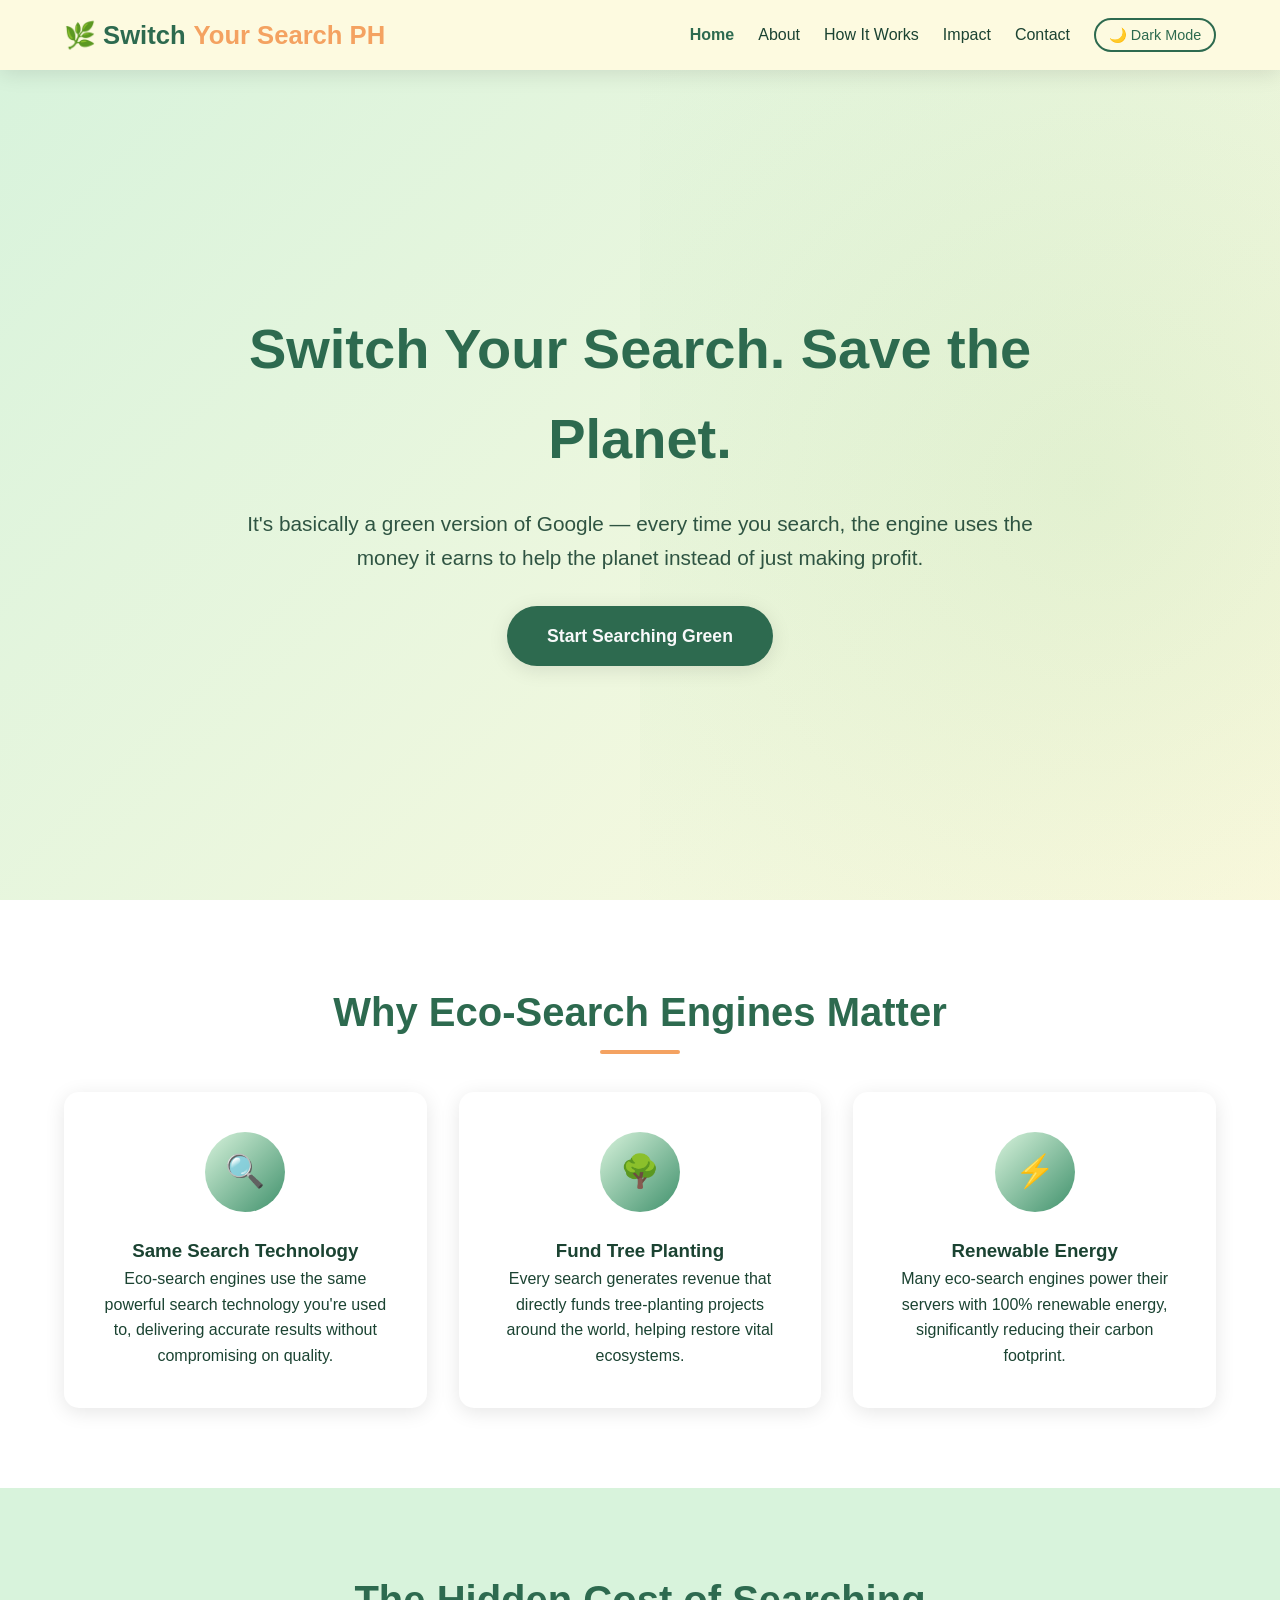
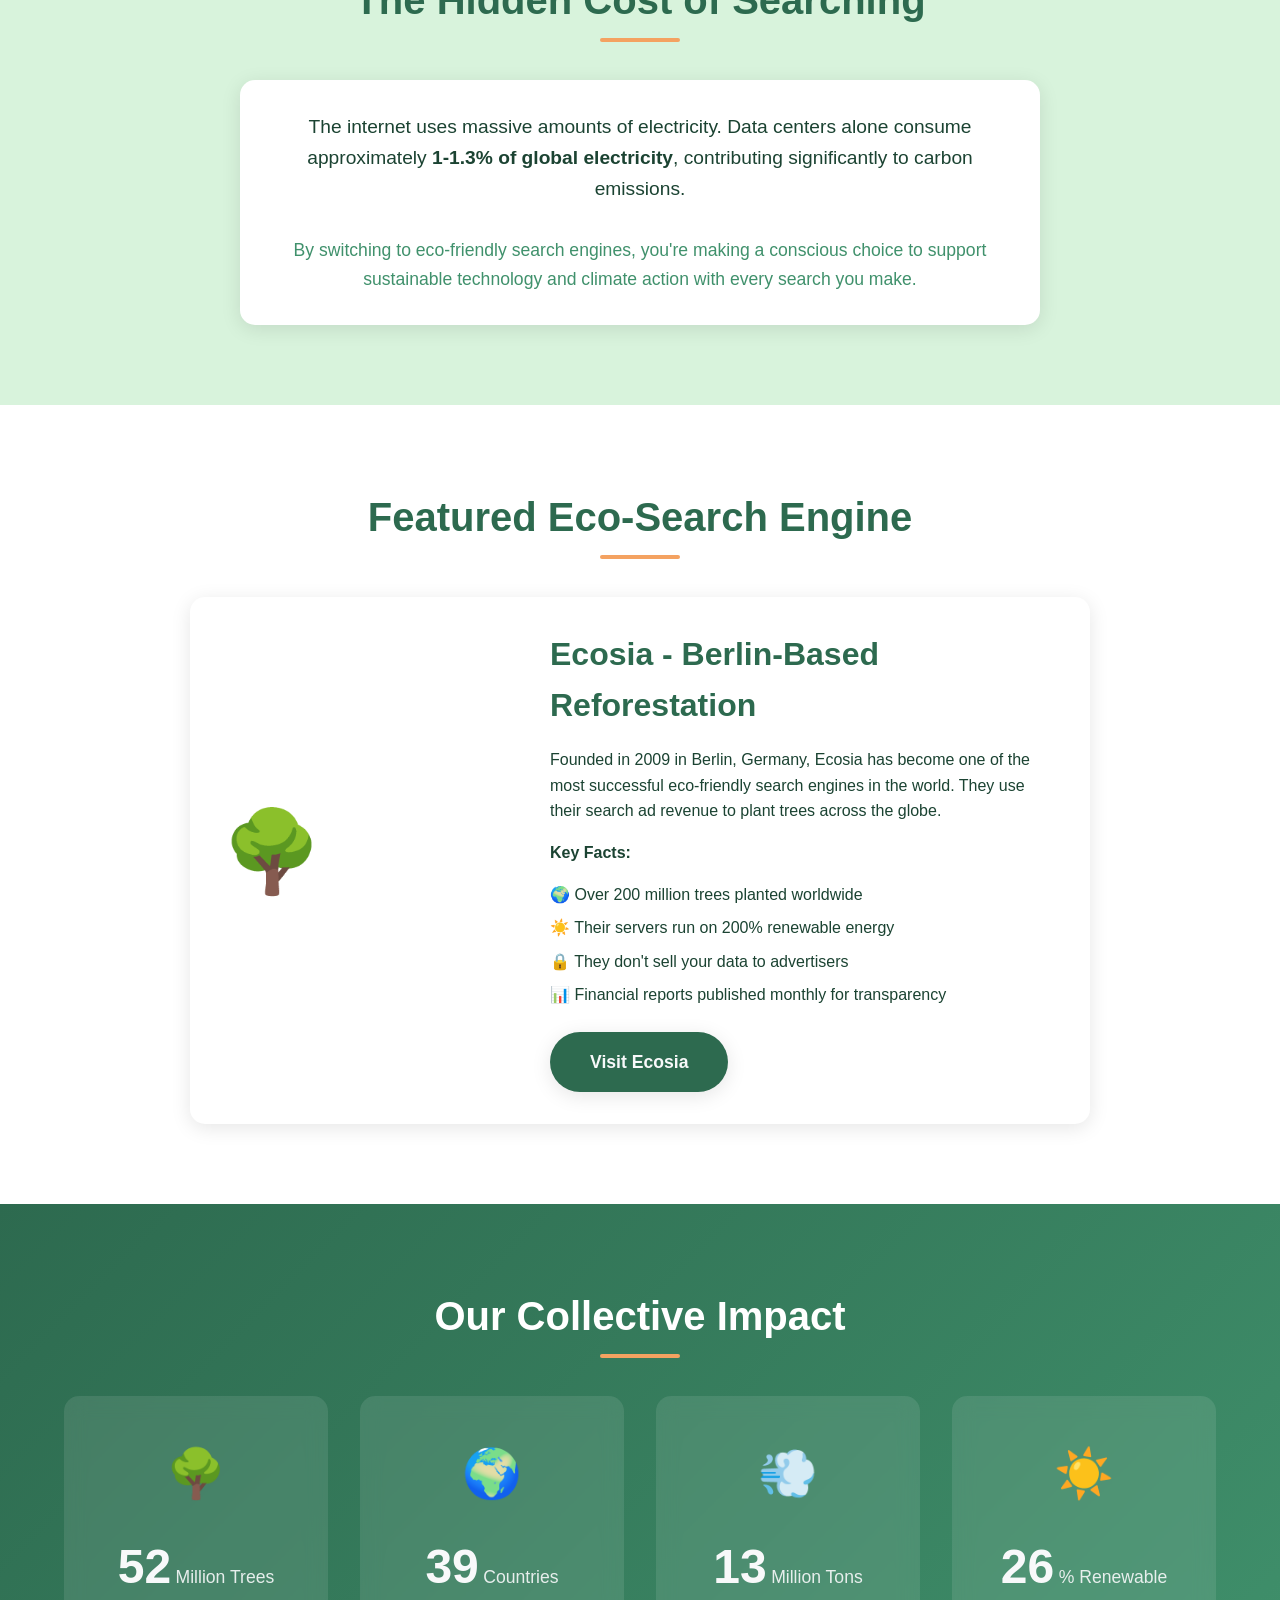
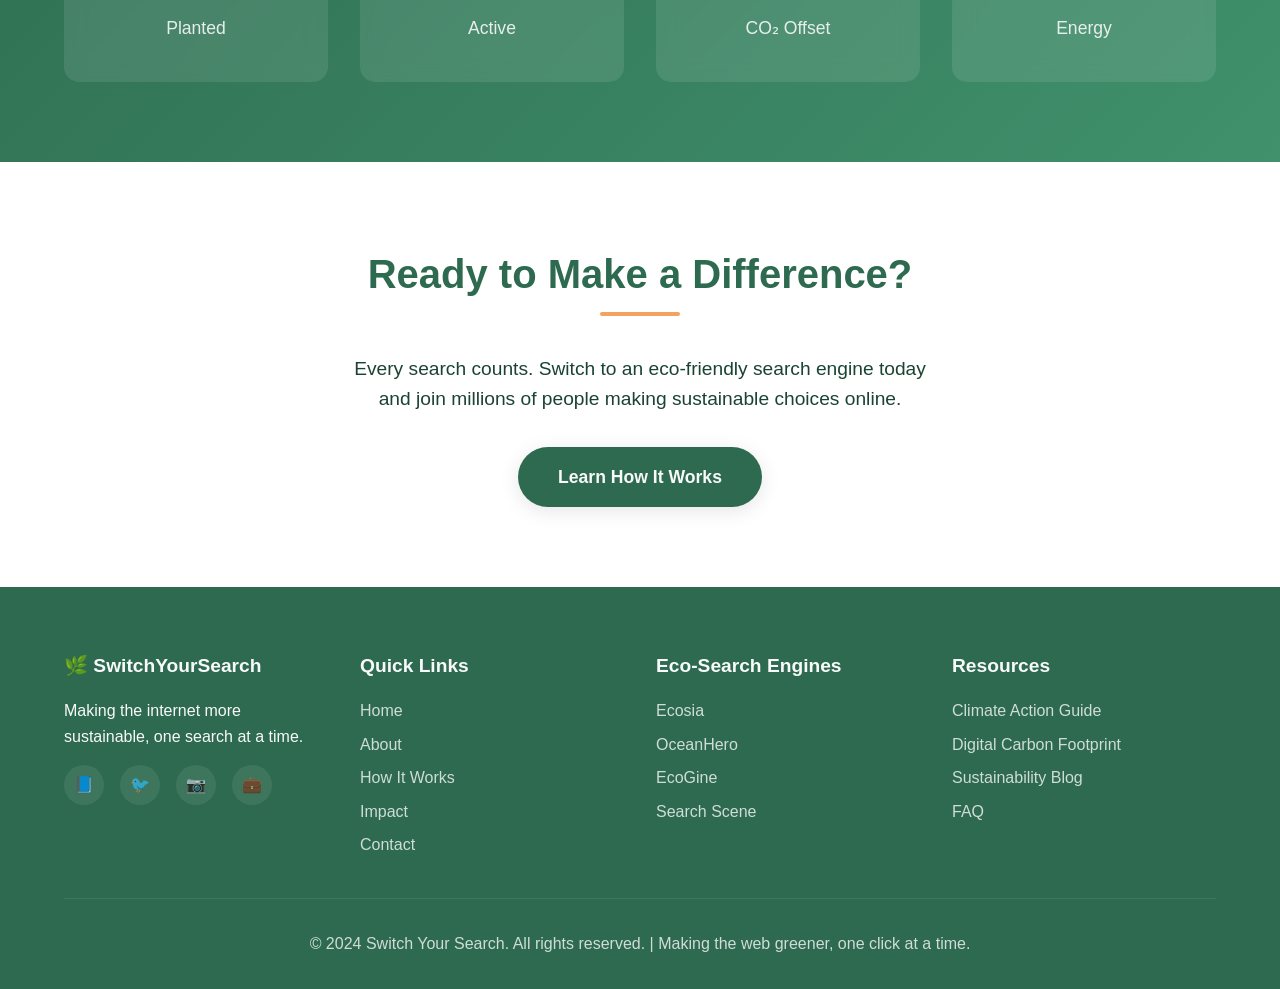
<file: index.html>
<!-- index.html -->
<!DOCTYPE html>
<html lang="en">
<head>
  <meta charset="UTF-8">
  <meta name="viewport" content="width=device-width, initial-scale=1.0">
  <title>Switch Your Search - Eco-Friendly Search Engines</title>
  <link rel="stylesheet" href="style.css">
</head>
<body>
  <!-- Navigation -->
  <nav class="navbar">
    <a href="index.html" class="logo">🌿 Switch<span>Your Search PH</span></a>
    <ul class="nav-links">
      <li><a href="index.html">Home</a></li>
      <li><a href="about.html">About</a></li>
      <li><a href="how-it-works.html">How It Works</a></li>
      <li><a href="impact.html">Impact</a></li>
      <li><a href="contact.html">Contact</a></li>
      <li><button class="dark-mode-toggle" onclick="toggleDarkMode()">🌙 Dark Mode</button></li>
    </ul>
    <div class="mobile-menu" onclick="toggleMobileMenu()">
      <span></span>
      <span></span>
      <span></span>
    </div>
  </nav>

  <!-- Hero Section -->
  <section class="hero">
    <div class="hero-content">
      <h1>Switch Your Search. Save the Planet.</h1>
      <p>It's basically a green version of Google — every time you search, the engine uses the money it earns to help the planet instead of just making profit.</p>
      <a href="#learn-more" class="btn-primary">Start Searching Green</a>
    </div>
  </section>

    <!-- How It Works Section -->
  <section id="learn-more" class="section">
    <h2 class="section-title">Why Eco-Search Engines Matter</h2>
    <div class="features-grid">
      <div class="feature-card fade-in">
        <div class="feature-icon">🔍</div>
        <h3>Same Search Technology</h3>
        <p>Eco-search engines use the same powerful search technology you're used to, delivering accurate results without compromising on quality.</p>
      </div>
      <div class="feature-card fade-in">
        <div class="feature-icon">🌳</div>
        <h3>Fund Tree Planting</h3>
        <p>Every search generates revenue that directly funds tree-planting projects around the world, helping restore vital ecosystems.</p>
      </div>
      <div class="feature-card fade-in">
        <div class="feature-icon">⚡</div>
        <h3>Renewable Energy</h3>
        <p>Many eco-search engines power their servers with 100% renewable energy, significantly reducing their carbon footprint.</p>
      </div>
    </div>
  </section>

  <!-- Internet Energy Impact Section -->
  <section class="section" style="background-color: var(--light-green);">
    <h2 class="section-title">The Hidden Cost of Searching</h2>
    <div class="card fade-in" style="max-width: 800px; margin: 0 auto; text-align: center;">
      <p style="font-size: 1.2rem; margin-bottom: 2rem;">The internet uses massive amounts of electricity. Data centers alone consume approximately <strong>1-1.3% of global electricity</strong>, contributing significantly to carbon emissions.</p>
      <p style="font-size: 1.1rem; color: var(--secondary-green);">By switching to eco-friendly search engines, you're making a conscious choice to support sustainable technology and climate action with every search you make.</p>
    </div>
  </section>

  <!-- Spotlight Section -->
  <section class="section">
    <h2 class="section-title">Featured Eco-Search Engine</h2>
    <div class="card fade-in" style="max-width: 900px; margin: 0 auto; display: flex; align-items: center; gap: 3rem; flex-wrap: wrap;">
      <div style="flex: 1; min-width: 280px;">
        <div style="font-size: 5rem; margin-bottom: 1rem;">🌳</div>
      </div>
      <div style="flex: 2; min-width: 280px;">
        <h3 style="font-size: 2rem; color: var(--primary-green); margin-bottom: 1rem;">Ecosia - Berlin-Based Reforestation</h3>
        <p style="margin-bottom: 1rem;">Founded in 2009 in Berlin, Germany, Ecosia has become one of the most successful eco-friendly search engines in the world. They use their search ad revenue to plant trees across the globe.</p>
        <p style="margin-bottom: 1rem;"><strong>Key Facts:</strong></p>
        <ul style="list-style: none; margin-bottom: 1.5rem;">
          <li style="margin-bottom: 0.5rem;">🌍 Over 200 million trees planted worldwide</li>
          <li style="margin-bottom: 0.5rem;">☀️ Their servers run on 200% renewable energy</li>
          <li style="margin-bottom: 0.5rem;">🔒 They don't sell your data to advertisers</li>
          <li style="margin-bottom: 0.5rem;">📊 Financial reports published monthly for transparency</li>
        </ul>
        <a href="https://www.ecosia.org" target="_blank" class="btn-primary">Visit Ecosia</a>
      </div>
    </div>
  </section>

  <!-- Statistics Section -->
  <section class="section stats-section">
    <h2 class="section-title" style="color: white;">Our Collective Impact</h2>
    <div class="stats-grid">
      <div class="stat-card fade-in">
        <div class="stat-icon">🌳</div>
        <span class="stat-number" data-target="200">0</span>
        <span class="stat-label">Million Trees Planted</span>
      </div>
      <div class="stat-card fade-in">
        <div class="stat-icon">🌍</div>
        <span class="stat-number" data-target="150">0</span>
        <span class="stat-label">Countries Active</span>
      </div>
      <div class="stat-card fade-in">
        <div class="stat-icon">💨</div>
        <span class="stat-number" data-target="50">0</span>
        <span class="stat-label">Million Tons CO₂ Offset</span>
      </div>
      <div class="stat-card fade-in">
        <div class="stat-icon">☀️</div>
        <span class="stat-number" data-target="100">0</span>
        <span class="stat-label">% Renewable Energy</span>
      </div>
    </div>
  </section>

  <!-- CTA Section -->
  <section class="section" style="text-align: center;">
    <div class="fade-in">
      <h2 class="section-title">Ready to Make a Difference?</h2>
      <p style="font-size: 1.2rem; max-width: 600px; margin: 0 auto 2rem;">Every search counts. Switch to an eco-friendly search engine today and join millions of people making sustainable choices online.</p>
      <a href="how-it-works.html" class="btn-primary">Learn How It Works</a>
    </div>
  </section>

  <!-- Footer -->
  <footer>
    <div class="footer-content">
      <div class="footer-section">
        <h4>🌿 SwitchYourSearch</h4>
        <p>Making the internet more sustainable, one search at a time.</p>
        <div class="social-links">
          <a href="#" title="Facebook">📘</a>
          <a href="#" title="Twitter">🐦</a>
          <a href="#" title="Instagram">📷</a>
          <a href="#" title="LinkedIn">💼</a>
        </div>
      </div>
      <div class="footer-section">
        <h4>Quick Links</h4>
        <ul>
          <li><a href="index.html">Home</a></li>
          <li><a href="about.html">About</a></li>
          <li><a href="how-it-works.html">How It Works</a></li>
          <li><a href="impact.html">Impact</a></li>
          <li><a href="contact.html">Contact</a></li>
        </ul>
      </div>
      <div class="footer-section">
        <h4>Eco-Search Engines</h4>
        <ul>
          <li><a href="https://www.ecosia.org" target="_blank">Ecosia</a></li>
          <li><a href="https://www.oceanhero.org" target="_blank">OceanHero</a></li>
          <li><a href="https://www.ecogine.org" target="_blank">EcoGine</a></li>
          <li><a href="https://www.searchscene.com" target="_blank">Search Scene</a></li>
        </ul>
      </div>
      <div class="footer-section">
        <h4>Resources</h4>
        <ul>
          <li><a href="#">Climate Action Guide</a></li>
          <li><a href="#">Digital Carbon Footprint</a></li>
          <li><a href="#">Sustainability Blog</a></li>
          <li><a href="#">FAQ</a></li>
        </ul>
      </div>
    </div>
    <div class="footer-bottom">
      <p>&copy; 2024 Switch Your Search. All rights reserved. | Making the web greener, one click at a time.</p>
    </div>
  </footer>

  <script src="script.js"></script>
</body>
</html>
</file>
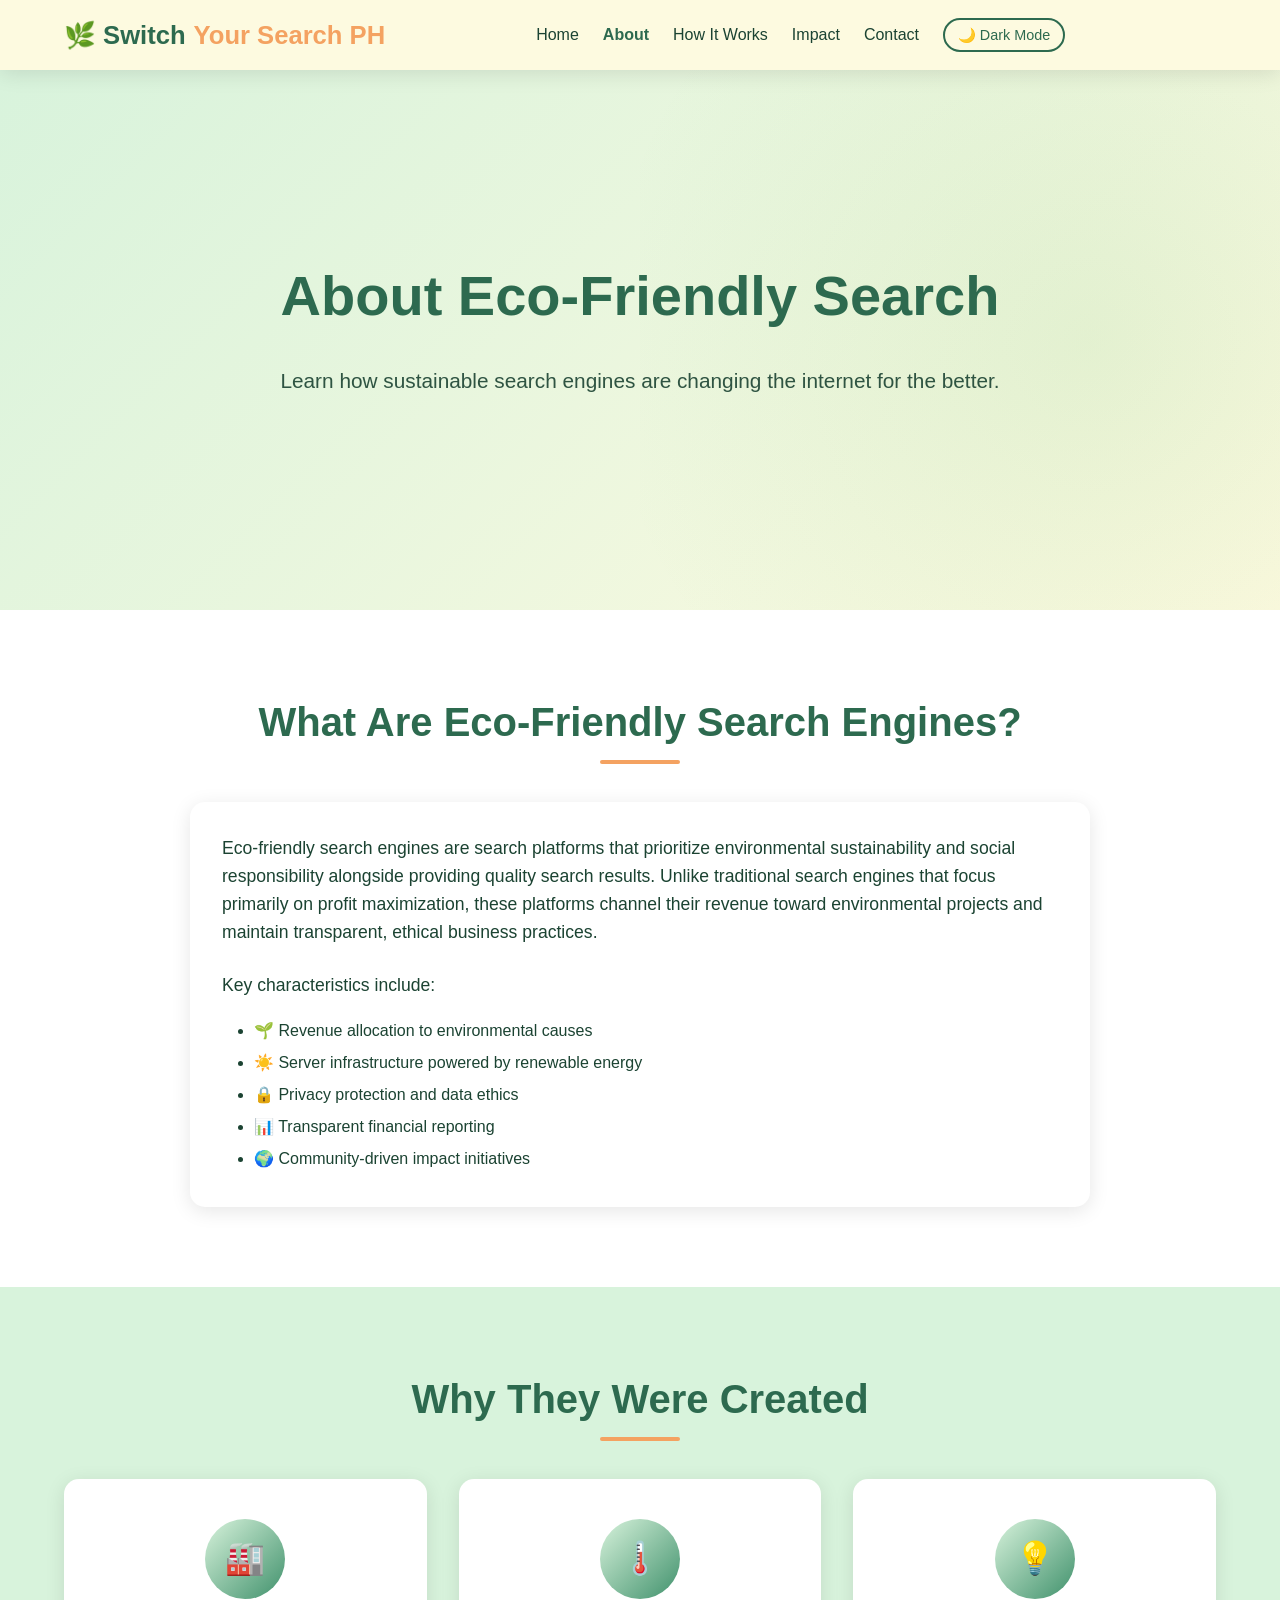
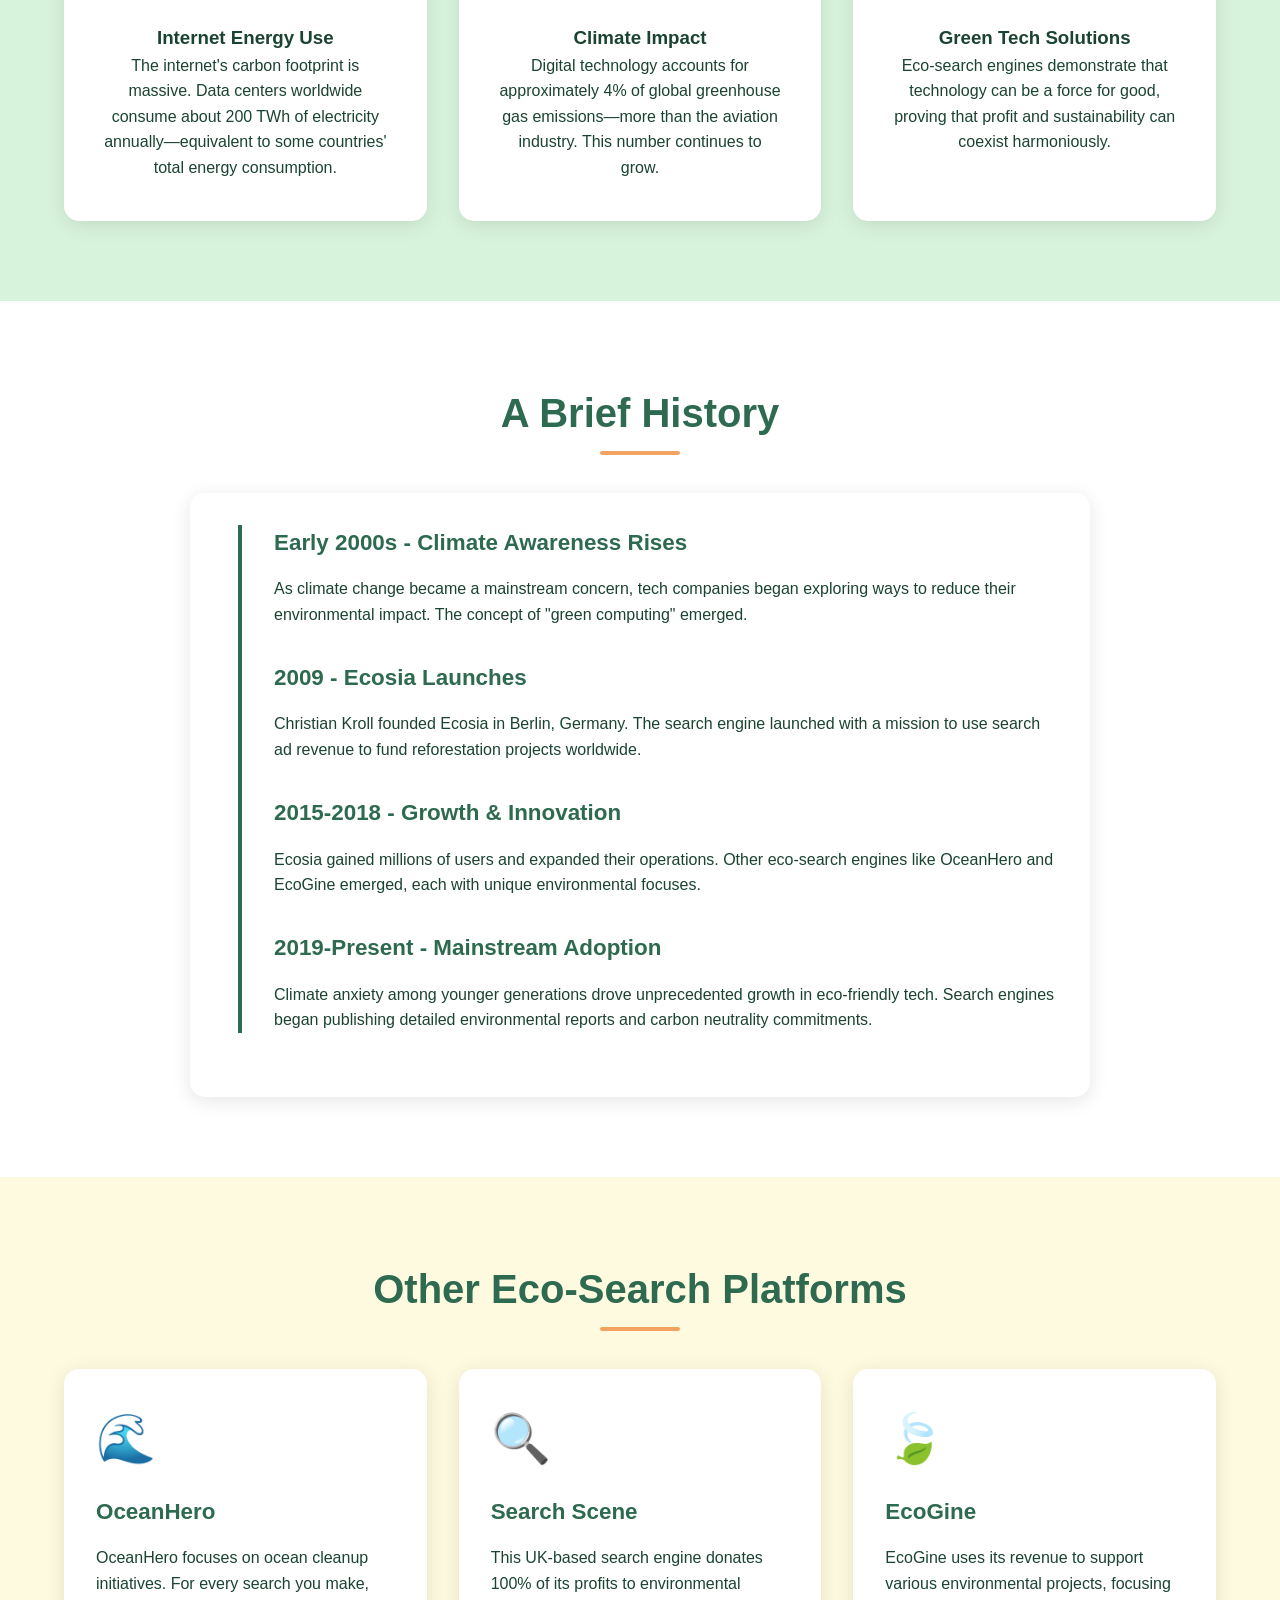
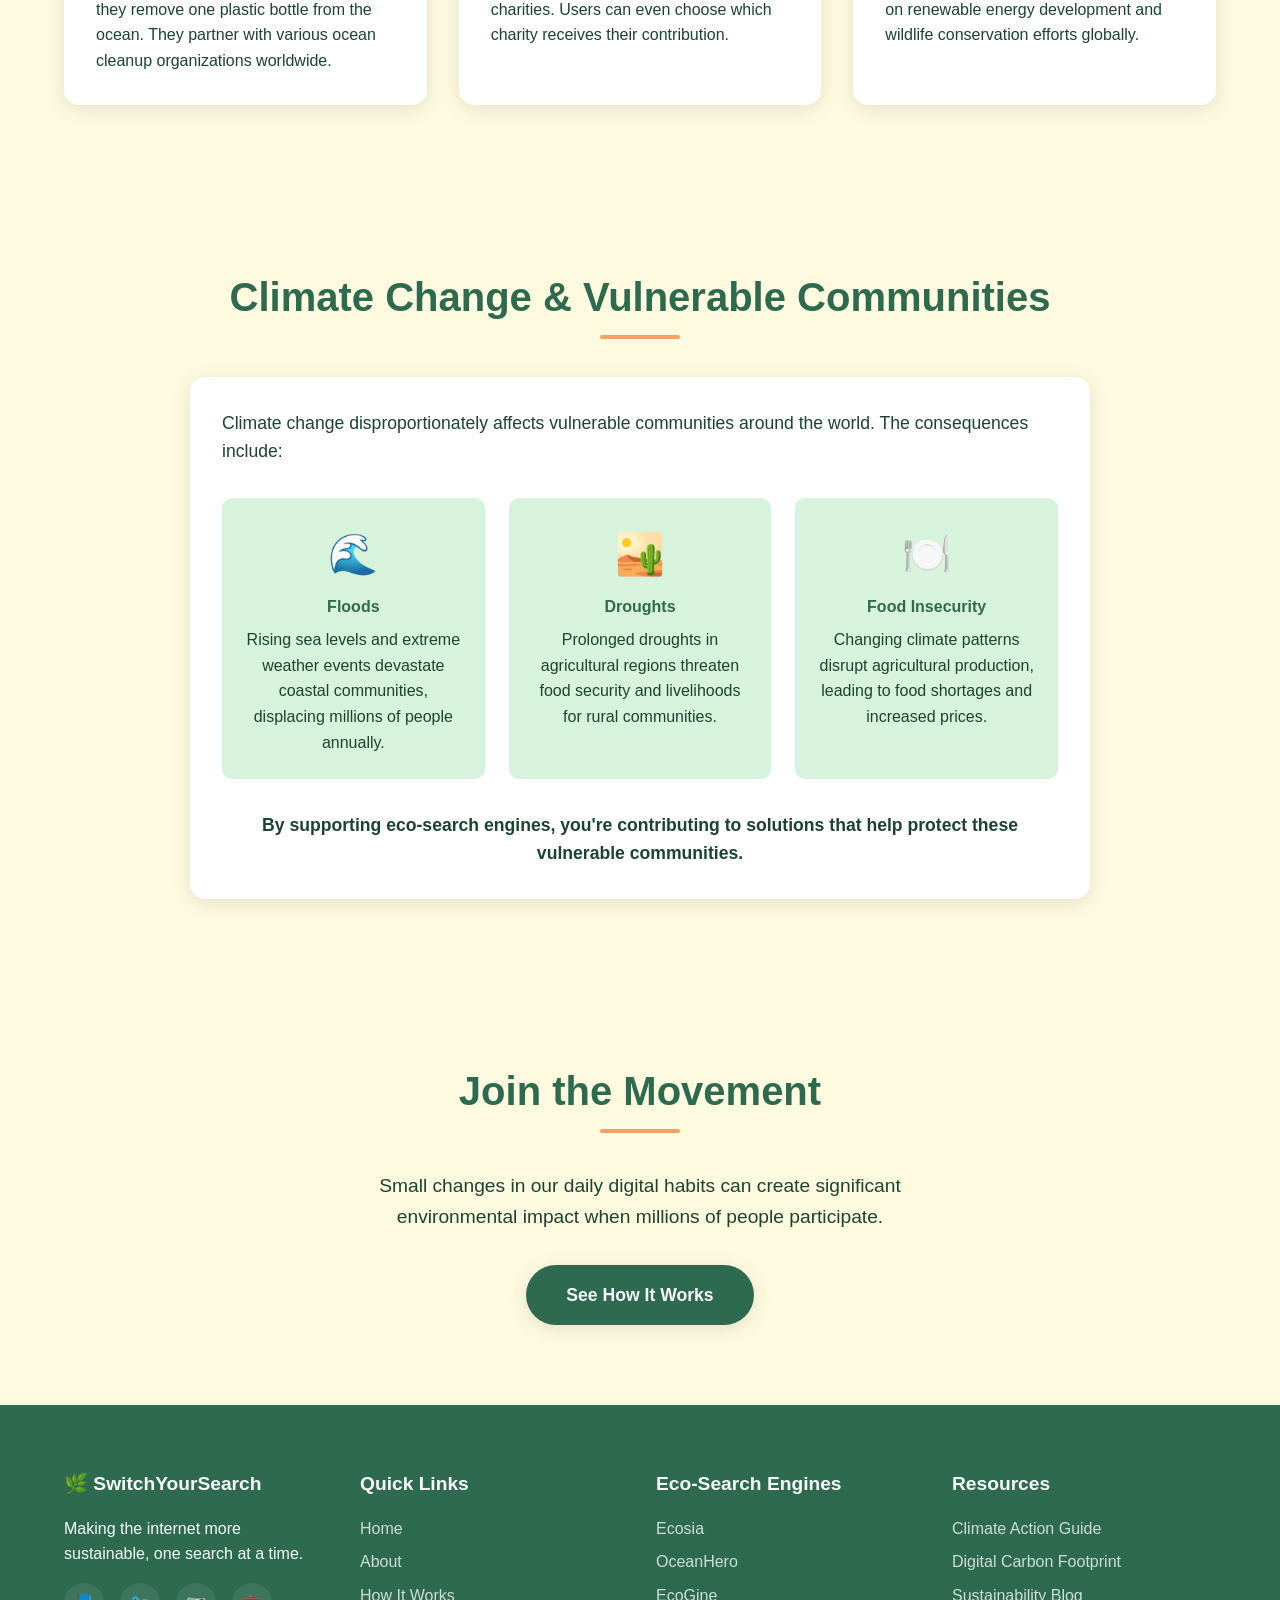
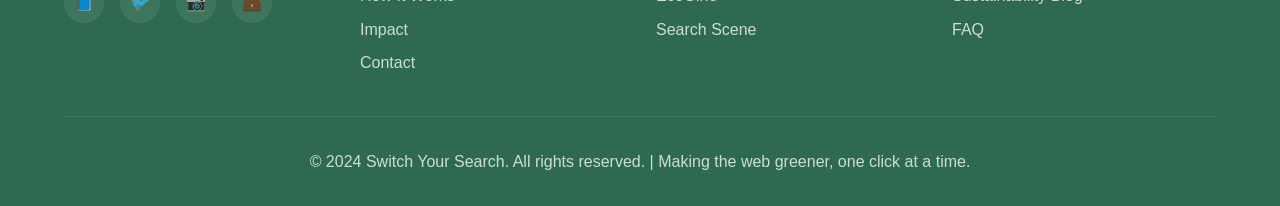
<file: about.html>
<!-- about.html -->
<!DOCTYPE html>
<html lang="en">
<head>
  <meta charset="UTF-8">
  <meta name="viewport" content="width=device-width, initial-scale=1.0">
  <title>About - Switch Your Search</title>
  <link rel="stylesheet" href="style.css">
</head>
<body>
  <!-- Navigation -->
  <nav class="navbar">
    <a href="index.html" class="logo">🌿 Switch<span>Your Search PH</span></a>
    <ul class="nav-links">
      <li><a href="index.html">Home</a></li>
      <li><a href="about.html">About</a></li>
      <li><a href="how-it-works.html">How It Works</a></li>
      <li><a href="impact.html">Impact</a></li>
      <li><a href="contact.html">Contact</a></li>
      <li><button class="dark-mode-toggle" onclick="toggleDarkMode()">🌙 Dark Mode</button></li>
    </ul>
    <div

    <!-- about.html (continued) -->
    <div class="mobile-menu" onclick="toggleMobileMenu()">
      <span></span>
      <span></span>
      <span></span>
    </div>
  </nav>

  <!-- Hero Section -->
  <section class="hero" style="min-height: 60vh;">
    <div class="hero-content">
      <h1>About Eco-Friendly Search</h1>
      <p>Learn how sustainable search engines are changing the internet for the better.</p>
    </div>
  </section>

  <!-- What Are Eco Search Engines -->
  <section class="section">
    <h2 class="section-title">What Are Eco-Friendly Search Engines?</h2>
    <div class="card fade-in" style="max-width: 900px; margin: 0 auto;">
      <p style="font-size: 1.1rem; margin-bottom: 1.5rem;">Eco-friendly search engines are search platforms that prioritize environmental sustainability and social responsibility alongside providing quality search results. Unlike traditional search engines that focus primarily on profit maximization, these platforms channel their revenue toward environmental projects and maintain transparent, ethical business practices.</p>
      <p style="font-size: 1.1rem;">Key characteristics include:</p>
      <ul style="margin-top: 1rem; margin-left: 2rem; line-height: 2;">
        <li>🌱 Revenue allocation to environmental causes</li>
        <li>☀️ Server infrastructure powered by renewable energy</li>
        <li>🔒 Privacy protection and data ethics</li>
        <li>📊 Transparent financial reporting</li>
        <li>🌍 Community-driven impact initiatives</li>
      </ul>
    </div>
  </section>

  <!-- Why They Were Created -->
  <section class="section" style="background-color: var(--light-green);">
    <h2 class="section-title">Why They Were Created</h2>
    <div class="features-grid">
      <div class="feature-card fade-in">
        <div class="feature-icon">🏭</div>
        <h3>Internet Energy Use</h3>
        <p>The internet's carbon footprint is massive. Data centers worldwide consume about 200 TWh of electricity annually—equivalent to some countries' total energy consumption.</p>
      </div>
      <div class="feature-card fade-in">
        <div class="feature-icon">🌡️</div>
        <h3>Climate Impact</h3>
        <p>Digital technology accounts for approximately 4% of global greenhouse gas emissions—more than the aviation industry. This number continues to grow.</p>
      </div>
      <div class="feature-card fade-in">
        <div class="feature-icon">💡</div>
        <h3>Green Tech Solutions</h3>
        <p>Eco-search engines demonstrate that technology can be a force for good, proving that profit and sustainability can coexist harmoniously.</p>
      </div>
    </div>
  </section>

  <!-- History Timeline -->
  <section class="section">
    <h2 class="section-title">A Brief History</h2>
    <div class="card fade-in" style="max-width: 900px; margin: 0 auto;">
      <div style="border-left: 4px solid var(--primary-green); padding-left: 2rem; margin-left: 1rem;">
        <div style="margin-bottom: 2rem;">
          <h3 style="color: var(--primary-green);">Early 2000s - Climate Awareness Rises</h3>
          <p>As climate change became a mainstream concern, tech companies began exploring ways to reduce their environmental impact. The concept of "green computing" emerged.</p>
        </div>
        <div style="margin-bottom: 2rem;">
          <h3 style="color: var(--primary-green);">2009 - Ecosia Launches</h3>
          <p>Christian Kroll founded Ecosia in Berlin, Germany. The search engine launched with a mission to use search ad revenue to fund reforestation projects worldwide.</p>
        </div>
        <div style="margin-bottom: 2rem;">
          <h3 style="color: var(--primary-green);">2015-2018 - Growth & Innovation</h3>
          <p>Ecosia gained millions of users and expanded their operations. Other eco-search engines like OceanHero and EcoGine emerged, each with unique environmental focuses.</p>
        </div>
        <div style="margin-bottom: 2rem;">
          <h3 style="color: var(--primary-green);">2019-Present - Mainstream Adoption</h3>
          <p>Climate anxiety among younger generations drove unprecedented growth in eco-friendly tech. Search engines began publishing detailed environmental reports and carbon neutrality commitments.</p>
        </div>
      </div>
    </div>
  </section>

  <!-- Other Platforms -->
  <section class="section">
    <h2 class="section-title">Other Eco-Search Platforms</h2>
    <div class="features-grid">
      <div class="card fade-in">
        <div style="font-size: 3rem; margin-bottom: 1rem;">🌊</div>
        <h3>OceanHero</h3>
        <p>OceanHero focuses on ocean cleanup initiatives. For every search you make, they remove one plastic bottle from the ocean. They partner with various ocean cleanup organizations worldwide.</p>
      </div>
      <div class="card fade-in">
        <div style="font-size: 3rem; margin-bottom: 1rem;">🔍</div>
        <h3>Search Scene</h3>
        <p>This UK-based search engine donates 100% of its profits to environmental charities. Users can even choose which charity receives their contribution.</p>
      </div>
      <div class="card fade-in">
        <div style="font-size: 3rem; margin-bottom: 1rem;">🍃</div>
        <h3>EcoGine</h3>
        <p>EcoGine uses its revenue to support various environmental projects, focusing on renewable energy development and wildlife conservation efforts globally.</p>
      </div>
    </div>
  </section>

  <!-- Climate Impact -->
  <section class="section" style="background-color: #fefae0;">
    <h2 class="section-title">Climate Change & Vulnerable Communities</h2>
    <div class="card fade-in" style="max-width: 900px; margin: 0 auto;">
      <p style="font-size: 1.1rem; margin-bottom: 1.5rem;">Climate change disproportionately affects vulnerable communities around the world. The consequences include:</p>
      <div style="display: grid; grid-template-columns: repeat(auto-fit, minmax(250px, 1fr)); gap: 1.5rem; margin-top: 2rem;">
        <div style="text-align: center; padding: 1.5rem; background: var(--light-green); border-radius: 10px;">
          <div style="font-size: 2.5rem; margin-bottom: 0.5rem;">🌊</div>
          <h4 style="color: var(--primary-green); margin-bottom: 0.5rem;">Floods</h4>
          <p>Rising sea levels and extreme weather events devastate coastal communities, displacing millions of people annually.</p>
        </div>
        <div style="text-align: center; padding: 1.5rem; background: var(--light-green); border-radius: 10px;">
          <div style="font-size: 2.5rem; margin-bottom: 0.5rem;">🏜️</div>
          <h4 style="color: var(--primary-green); margin-bottom: 0.5rem;">Droughts</h4>
          <p>Prolonged droughts in agricultural regions threaten food security and livelihoods for rural communities.</p>
        </div>
        <div style="text-align: center; padding: 1.5rem; background: var(--light-green); border-radius: 10px;">
          <div style="font-size: 2.5rem; margin-bottom: 0.5rem;">🍽️</div>
          <h4 style="color: var(--primary-green); margin-bottom: 0.5rem;">Food Insecurity</h4>
          <p>Changing climate patterns disrupt agricultural production, leading to food shortages and increased prices.</p>
        </div>
      </div>
      <p style="font-size: 1.1rem; margin-top: 2rem; text-align: center;"><strong>By supporting eco-search engines, you're contributing to solutions that help protect these vulnerable communities.</strong></p>
    </div>
  </section>

  <!-- CTA Section -->
  <section class="section" style="text-align: center;">
    <div class="fade-in">
      <h2 class="section-title">Join the Movement</h2>
      <p style="font-size: 1.2rem; max-width: 600px; margin: 0 auto 2rem;">Small changes in our daily digital habits can create significant environmental impact when millions of people participate.</p>
      <a href="how-it-works.html" class="btn-primary">See How It Works</a>
    </div>
  </section>

  <!-- Footer -->
  <footer>
    <div class="footer-content">
      <div class="footer-section">
        <h4>🌿 SwitchYourSearch</h4>
        <p>Making the internet more sustainable, one search at a time.</p>
        <div class="social-links">
          <a href="#" title="Facebook">📘</a>
          <a href="#" title="Twitter">🐦</a>
          <a href="#" title="Instagram">📷</a>
          <a href="#" title="LinkedIn">💼</a>
        </div>
      </div>
      <div class="footer-section">
        <h4>Quick Links</h4>
        <ul>
          <li><a href="index.html">Home</a></li>
          <li><a href="about.html">About</a></li>
          <li><a href="how-it-works.html">How It Works</a></li>
          <li><a href="impact.html">Impact</a></li>
          <li><a href="contact.html">Contact</a></li>
        </ul>
      </div>
      <div class="footer-section">
        <h4>Eco-Search Engines</h4>
        <ul>
          <li><a href="https://www.ecosia.org" target="_blank">Ecosia</a></li>
          <li><a href="https://www.oceanhero.org" target="_blank">OceanHero</a></li>
          <li><a href="https://www.ecogine.org" target="_blank">EcoGine</a></li>
          <li><a href="https://www.searchscene.com" target="_blank">Search Scene</a></li>
        </ul>
      </div>
      <div class="footer-section">
        <h4>Resources</h4>
        <ul>
          <li><a href="#">Climate Action Guide</a></li>
          <li><a href="#">Digital Carbon Footprint</a></li>
          <li><a href="#">Sustainability Blog</a></li>
          <li><a href="#">FAQ</a></li>
        </ul>
      </div>
    </div>
    <div class="footer-bottom">
      <p>&copy; 2024 Switch Your Search. All rights reserved. | Making the web greener, one click at a time.</p>
    </div>
  </footer>

  <script src="script.js"></script>
</body>
</html>
</file>
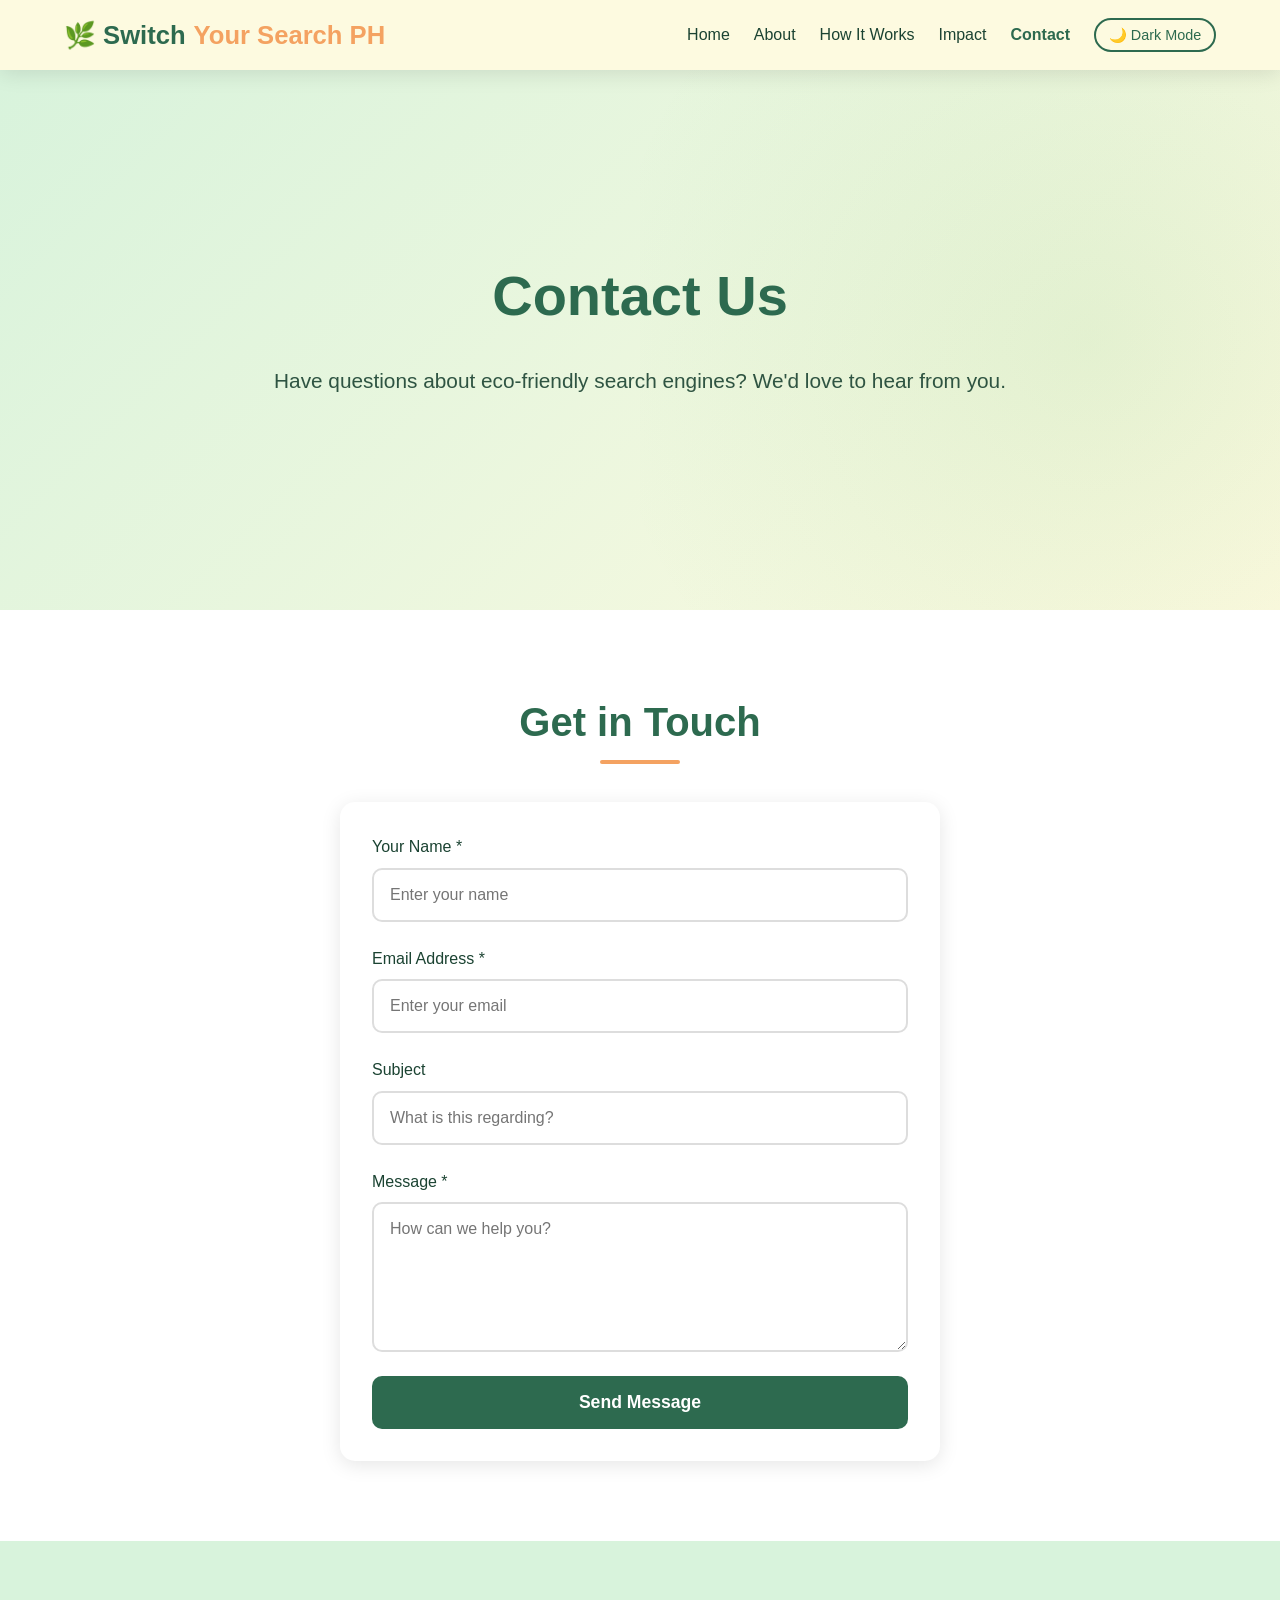
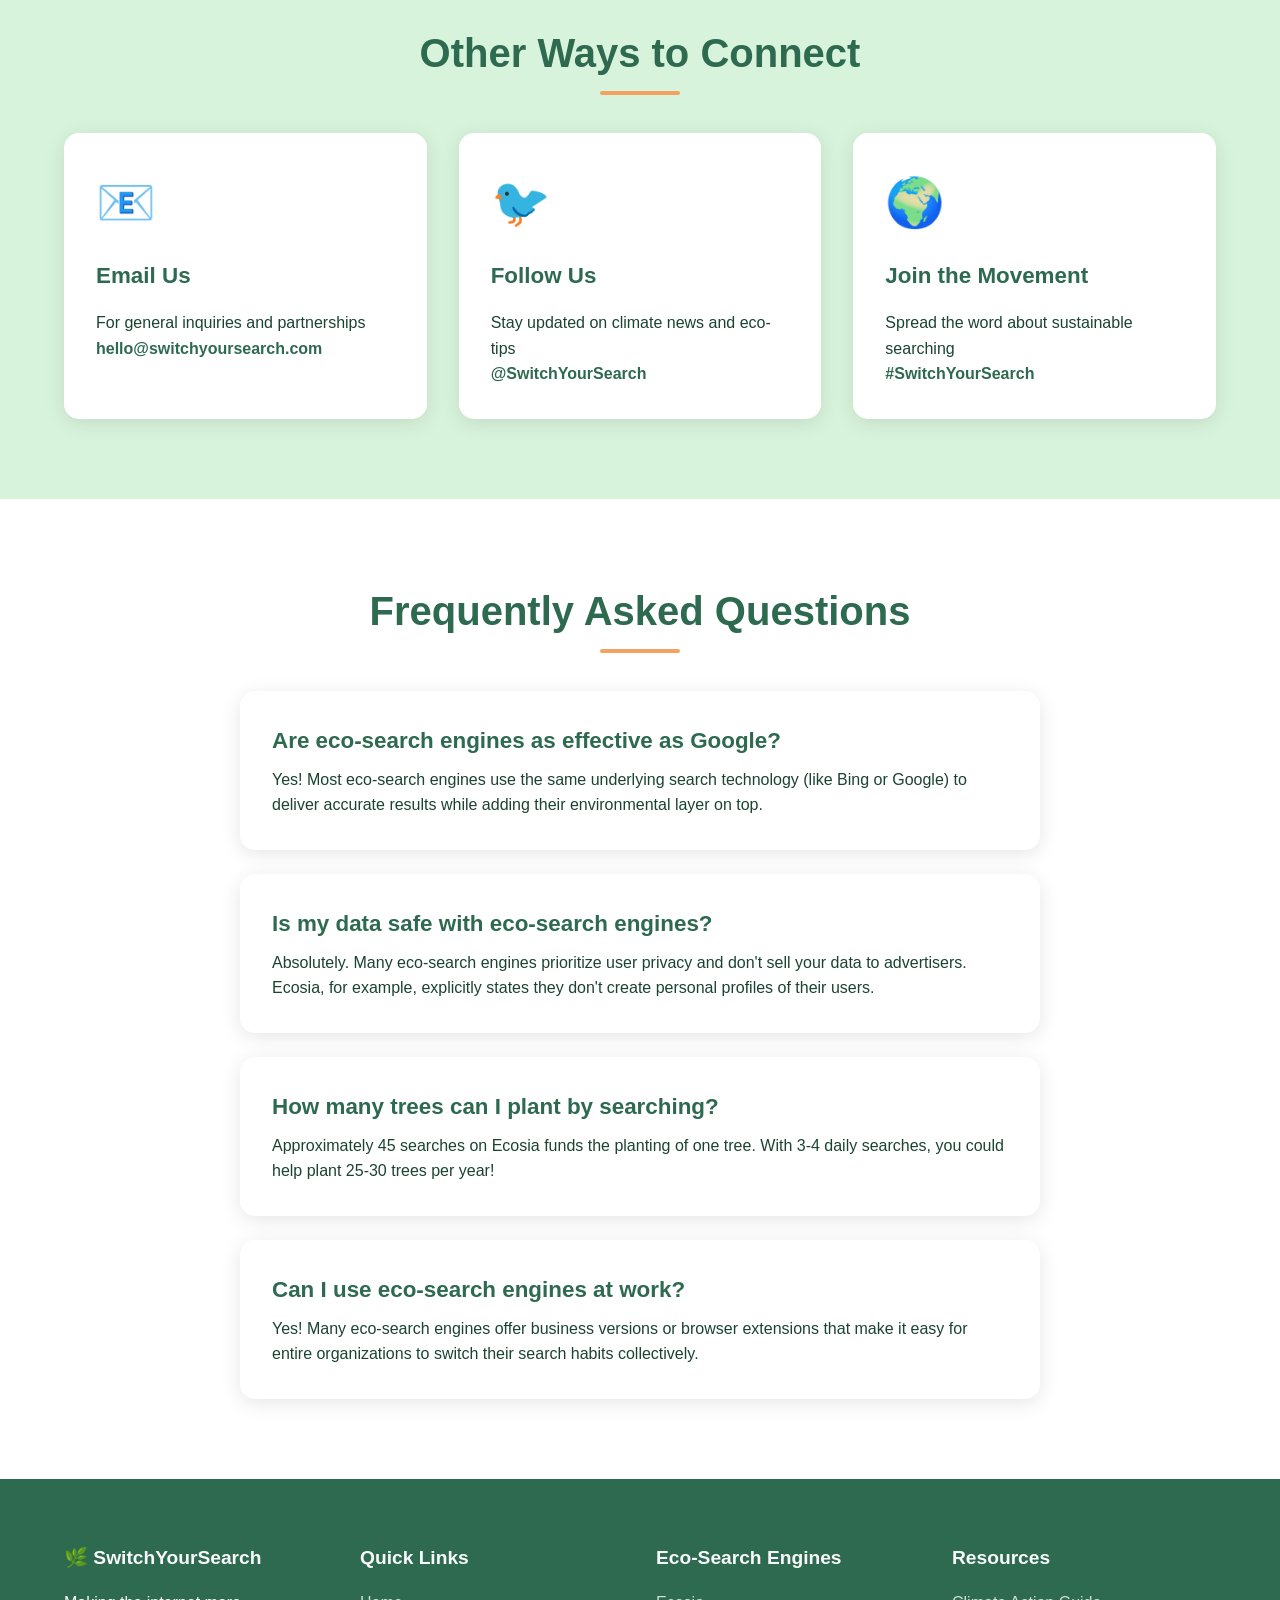
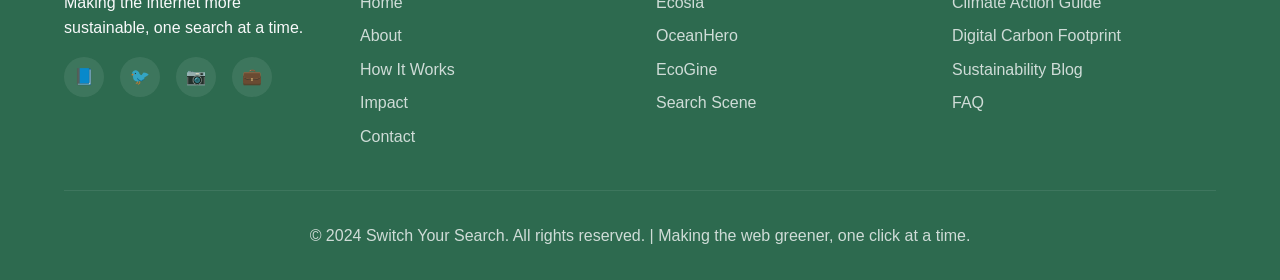
<file: contact.html>
<!-- contact.html -->
<!DOCTYPE html>
<html lang="en">
<head>
  <meta charset="UTF-8">
  <meta name="viewport" content="width=device-width, initial-scale=1.0">
  <title>Contact Us - Switch Your Search</title>
  <link rel="stylesheet" href="style.css">
</head>
<body>
  <!-- Navigation -->
  <nav class="navbar">
    <a href="index.html" class="logo">🌿 Switch<span>Your Search PH</span></a>
    <ul class="nav-links">
      <li><a href="index.html">Home</a></li>
      <li><a href="about.html">About</a></li>
      <li><a href="how-it-works.html">How It Works</a></li>
      <li><a href="impact.html">Impact</a></li>
      <li><a href="contact.html">Contact</a></li>
      <li><button class="dark-mode-toggle" onclick="toggleDarkMode()">🌙 Dark Mode</button></li>
    </ul>
    <div class="mobile-menu" onclick="toggleMobileMenu()">
      <span></span>
      <span></span>
      <span></span>
    </div>
  </nav>

  <!-- Hero Section -->
  <section class="hero" style="min-height: 60vh;">
    <div class="hero-content">
      <h1>Contact Us</h1>
      <p>Have questions about eco-friendly search engines? We'd love to hear from you.</p>
    </div>
  </section>

  <!-- Contact Section -->
  <section class="section">
    <h2 class="section-title">Get in Touch</h2>
    <div class="contact-container">
      <div class="card fade-in">
        <form class="contact-form" id="contactForm">
          <div class="form-group">
            <label for="name">Your Name *</label>
            <input type="text" id="name" name="name" placeholder="Enter your name" required>
          </div>
          <div class="form-group">
            <label for="email">Email Address *</label>
            <input type="email" id="email" name="email" placeholder="Enter your email" required>
          </div>
          <div class="form-group">
            <label for="subject">Subject</label>
            <input type="text" id="subject" name="subject" placeholder="What is this regarding?">
          </div>
          <div class="form-group">
            <label for="message">Message *</label>
            <textarea id="message" name="message" placeholder="How can we help you?" required></textarea>
          </div>
          <button type="submit" class="form-btn">Send Message</button>
          <div id="formMessage" class="form-message"></div>
        </form>
      </div>
    </div>
  </section>

  <!-- Additional Contact Info -->
  <section class="section" style="background-color: var(--light-green);">
    <h2 class="section-title">Other Ways to Connect</h2>
    <div class="features-grid">
      <div class="card fade-in">
        <div style="font-size: 3rem; margin-bottom: 1rem;">📧</div>
        <h3>Email Us</h3>
        <p>For general inquiries and partnerships</p>
        <p style="color: var(--primary-green); font-weight: 600;">hello@switchyoursearch.com</p>
      </div>
      <div class="card fade-in">
        <div style="font-size: 3rem; margin-bottom: 1rem;">🐦</div>
        <h3>Follow Us</h3>
        <p>Stay updated on climate news and eco-tips</p>
        <p style="color: var(--primary-green); font-weight: 600;">@SwitchYourSearch</p>
      </div>
      <div class="card fade-in">
        <div style="font-size: 3rem; margin-bottom: 1rem;">🌍</div>
        <h3>Join the Movement</h3>
        <p>Spread the word about sustainable searching</p>
        <p style="color: var(--primary-green); font-weight: 600;">#SwitchYourSearch</p>
      </div>
    </div>
  </section>

  <!-- FAQ Section -->
  <section class="section">
    <h2 class="section-title">Frequently Asked Questions</h2>
    <div style="max-width: 800px; margin: 0 auto;">
      <div class="card fade-in" style="margin-bottom: 1.5rem;">
        <h3 style="color: var(--primary-green); margin-bottom: 0.5rem;">Are eco-search engines as effective as Google?</h3>
        <p>Yes! Most eco-search engines use the same underlying search technology (like Bing or Google) to deliver accurate results while adding their environmental layer on top.</p>
      </div>
      <div class="card fade-in" style="margin-bottom: 1.5rem;">
        <h3 style="color: var(--primary-green); margin-bottom: 0.5rem;">Is my data safe with eco-search engines?</h3>
        <p>Absolutely. Many eco-search engines prioritize user privacy and don't sell your data to advertisers. Ecosia, for example, explicitly states they don't create personal profiles of their users.</p>
      </div>
      <div class="card fade-in" style="margin-bottom: 1.5rem;">
        <h3 style="color: var(--primary-green); margin-bottom: 0.5rem;">How many trees can I plant by searching?</h3>
        <p>Approximately 45 searches on Ecosia funds the planting of one tree. With 3-4 daily searches, you could help plant 25-30 trees per year!</p>
      </div>
      <div class="card fade-in">
        <h3 style="color: var(--primary-green); margin-bottom: 0.5rem;">Can I use eco-search engines at work?</h3>
        <p>Yes! Many eco-search engines offer business versions or browser extensions that make it easy for entire organizations to switch their search habits collectively.</p>
      </div>
    </div>
  </section>

  <!-- Footer -->
  <footer>
    <div class="footer-content">
      <div class="footer-section">
        <h4>🌿 SwitchYourSearch</h4>
        <p>Making the internet more sustainable, one search at a time.</p>
        <div class="social-links">
          <a href="#" title="Facebook">📘</a>
          <a href="#" title="Twitter">🐦</a>
          <a href="#" title="Instagram">📷</a>
          <a href="#" title="LinkedIn">💼</a>
        </div>
      </div>
      <div class="footer-section">
        <h4>Quick Links</h4>
        <ul>
          <li><a href="index.html">Home</a></li>
          <li><a href="about.html">About</a></li>
          <li><a href="how-it-works.html">How It Works</a></li>
          <li><a href="impact.html">Impact</a></li>
          <li><a href="contact.html">Contact</a></li>
        </ul>
      </div>
      <div class="footer-section">
        <h4>Eco-Search Engines</h4>
        <ul>
          <li><a href="https://www.ecosia.org" target="_blank">Ecosia</a></li>
          <li><a href="https://www.oceanhero.org" target="_blank">OceanHero</a></li>
          <li><a href="https://www.ecogine.org" target="_blank">EcoGine</a></li>
          <li><a href="https://www.searchscene.com" target="_blank">Search Scene</a></li>
        </ul>
      </div>
      <div class="footer-section">
        <h4>Resources</h4>
        <ul>
          <li><a href="#">Climate Action Guide</a></li>
          <li><a href="#">Digital Carbon Footprint</a></li>
          <li><a href="#">Sustainability Blog</a></li>
          <li><a href="#">FAQ</a></li>
        </ul>
      </div>
    </div>
    <div class="footer-bottom">
      <p>&copy; 2024 Switch Your Search. All rights reserved. | Making the web greener, one click at a time.</p>
    </div>
  </footer>

  <script src="script.js"></script>
</body>
</html>
</file>
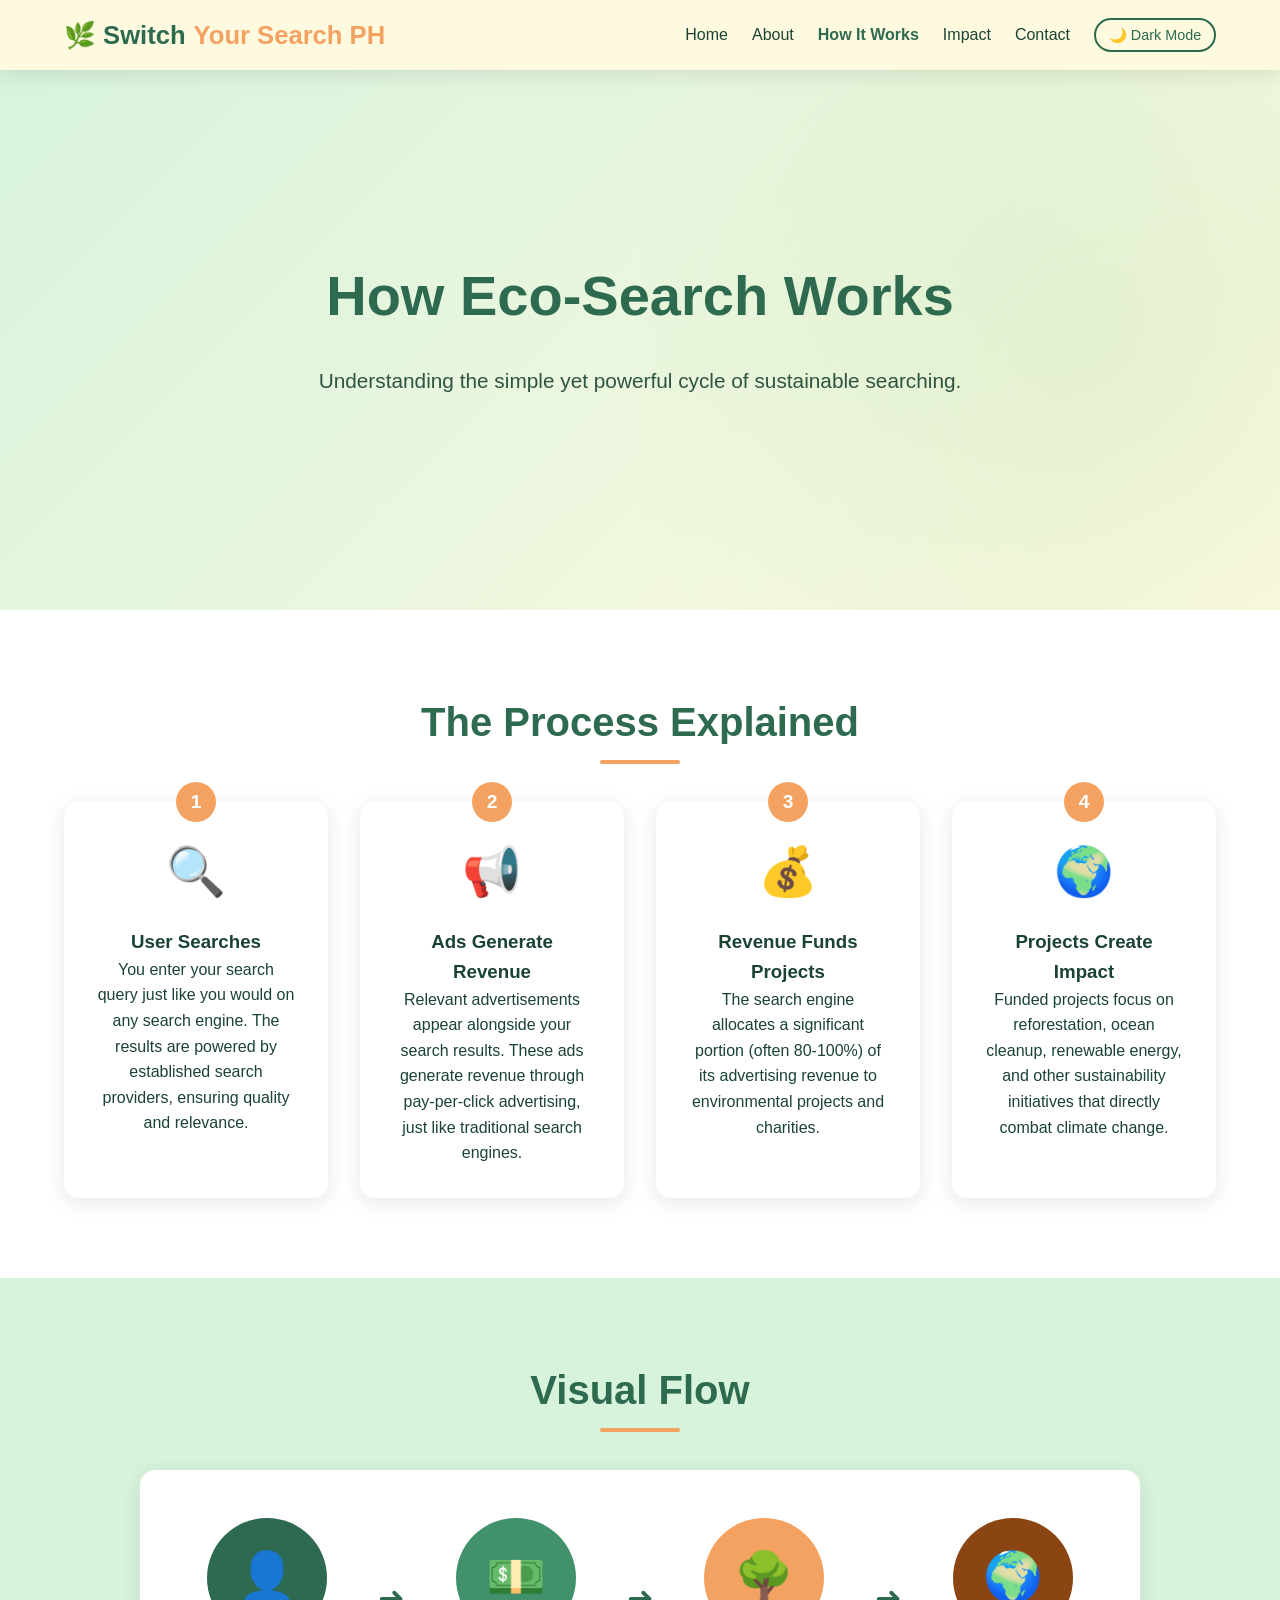
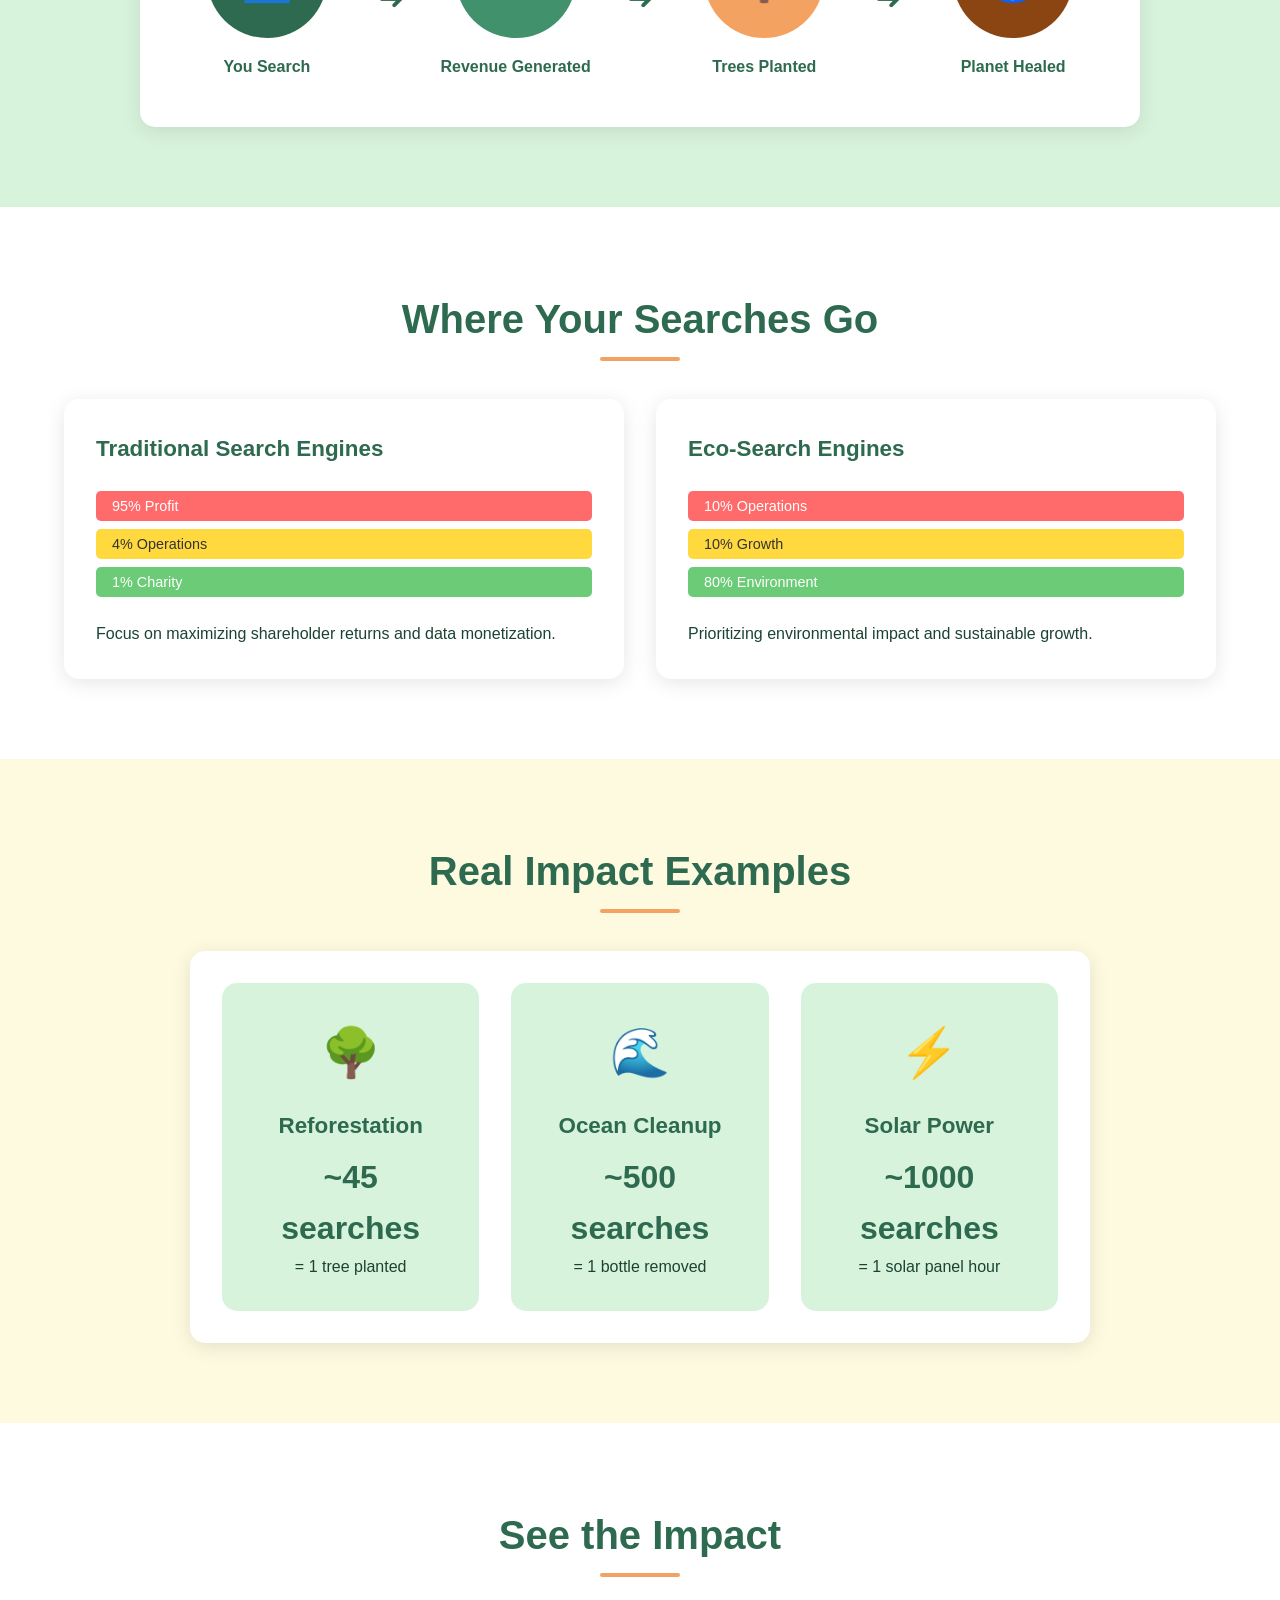
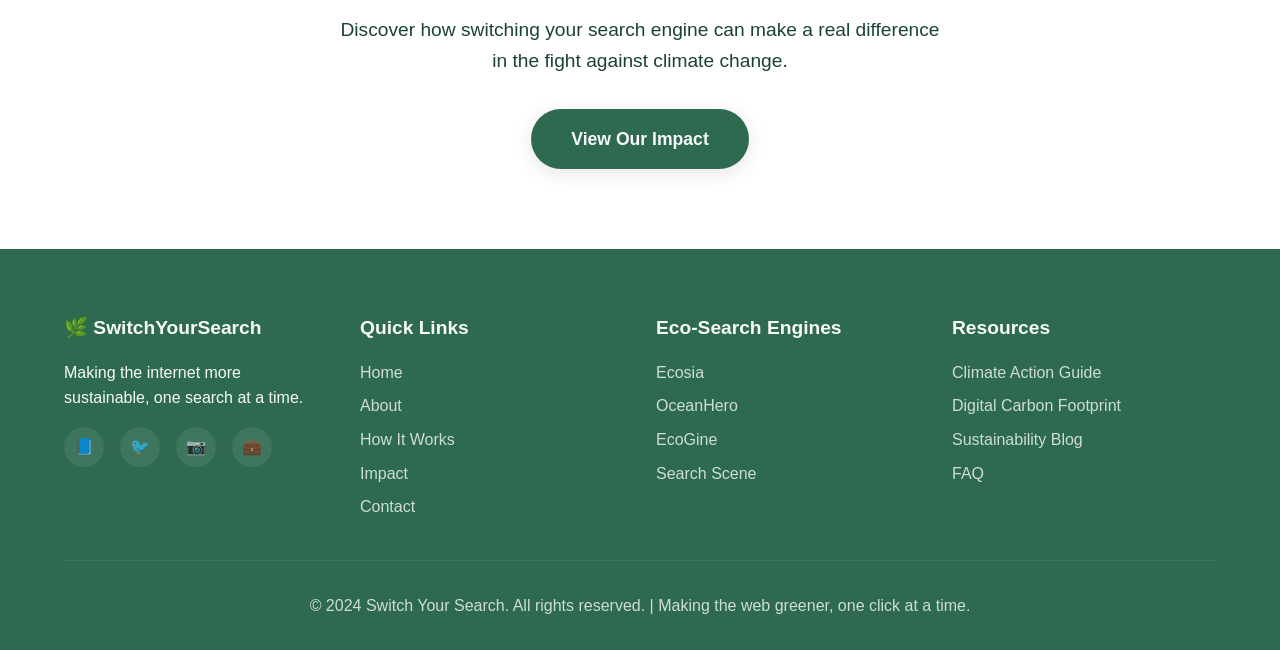
<file: how-it-works.html>
<!-- how-it-works.html -->
<!DOCTYPE html>
<html lang="en">
<head>
  <meta charset="UTF-8">
  <meta name="viewport" content="width=device-width, initial-scale=1.0">
  <title>How It Works - Switch Your Search</title>
  <link rel="stylesheet" href="style.css">
</head>
<body>
  <!-- Navigation -->
  <nav class="navbar">
    <a href="index.html" class="logo">🌿 Switch<span>Your Search PH</span></a>
    <ul class="nav-links">
      <li><a href="index.html">Home</a></li>
      <li><a href="about.html">About</a></li>
      <li><a href="how-it-works.html">How It Works</a></li>
      <li><a href="impact.html">Impact</a></li>
      <li><a href="contact.html">Contact</a></li>
      <li><button class="dark-mode-toggle" onclick="toggleDarkMode()">🌙 Dark Mode</button></li>
    </ul>
    <div class="mobile-menu" onclick="toggleMobileMenu()">
      <span></span>
      <span></span>
      <span></span>
    </div>
  </nav>

  <!-- Hero Section -->
  <section class="hero" style="min-height: 60vh;">
    <div class="hero-content">
      <h1>How Eco-Search Works</h1>
      <p>Understanding the simple yet powerful cycle of sustainable searching.</p>
    </div>
  </section>

  <!-- Step by Step Process -->
  <section class="section">
    <h2 class="section-title">The Process Explained</h2>
    <div class="steps-container">
      <div class="step-card fade-in">
        <div class="step-number">1</div>
        <div style="font-size: 3rem; margin-bottom: 1rem;">🔍</div>
        <h3>User Searches</h3>
        <p>You enter your search query just like you would on any search engine. The results are powered by established search providers, ensuring quality and relevance.</p>
      </div>
      <div class="step-card fade-in">
        <div class="step-number">2</div>
        <div style="font-size: 3rem; margin-bottom: 1rem;">📢</div>
        <h3>Ads Generate Revenue</h3>
        <p>Relevant advertisements appear alongside your search results. These ads generate revenue through pay-per-click advertising, just like traditional search engines.</p>
      </div>
      <div class="step-card fade-in">
        <div class="step-number">3</div>
        <div style="font-size: 3rem; margin-bottom: 1rem;">💰</div>
        <h3>Revenue Funds Projects</h3>
        <p>The search engine allocates a significant portion (often 80-100%) of its advertising revenue to environmental projects and charities.</p>
      </div>
      <div class="step-card fade-in">
        <div class="step-number">4</div>
        <div style="font-size: 3rem; margin-bottom: 1rem;">🌍</div>
        <h3>Projects Create Impact</h3>
        <p>Funded projects focus on reforestation, ocean cleanup, renewable energy, and other sustainability initiatives that directly combat climate change.</p>
      </div>
    </div>
  </section>

  <!-- Visual Flow -->
  <section class="section" style="background-color: var(--light-green);">
    <h2 class="section-title">Visual Flow</h2>
    <div class="card fade-in" style="max-width: 1000px; margin: 0 auto; padding: 3rem;">
      <div style="display: flex; flex-wrap: wrap; justify-content: center; align-items: center; gap: 2rem;">
        <div style="text-align: center; flex: 1; min-width: 150px;">
          <div style="width: 120px; height: 120px; background: var(--primary-green); border-radius: 50%; display: flex; align-items: center; justify-content: center; margin: 0 auto 1rem;">
            <span style="font-size: 3rem;">👤</span>
          </div>
          <h4 style="color: var(--primary-green);">You Search</h4>
        </div>
        <div style="font-size: 2rem; color: var(--primary-green);">➜</div>
        <div style="text-align: center; flex: 1; min-width: 150px;">
          <div style="width: 120px; height: 120px; background: var(--secondary-green); border-radius: 50%; display: flex; align-items: center; justify-content: center; margin: 0 auto 1rem;">
            <span style="font-size: 3rem;">💵</span>
          </div>
          <h4 style="color: var(--primary-green);">Revenue Generated</h4>
        </div>
        <div style="font-size: 2rem; color: var(--primary-green);">➜</div>
        <div style="text-align: center; flex: 1; min-width: 150px;">
          <div style="width: 120px; height: 120px; background: var(--accent-gold); border-radius: 50%; display: flex; align-items: center; justify-content: center; margin: 0 auto 1rem;">
            <span style="font-size: 3rem;">🌳</span>
          </div>
          <h4 style="color: var(--primary-green);">Trees Planted</h4>
        </div>
        <div style="font-size: 2rem; color: var(--primary-green);">➜</div>
        <div style="text-align: center; flex: 1; min-width: 150px;">
          <div style="width: 120px; height: 120px; background: var(--earth-brown); border-radius: 50%; display: flex; align-items: center; justify-content: center; margin: 0 auto 1rem;">
            <span style="font-size: 3rem;">🌍</span>
          </div>
          <h4 style="color: var(--primary-green);">Planet Healed</h4>
        </div>
      </div
          </div>
    </div>
  </section>

  <!-- Revenue Breakdown -->
  <section class="section">
    <h2 class="section-title">Where Your Searches Go</h2>
    <div class="features-grid">
      <div class="card fade-in">
        <h3>Traditional Search Engines</h3>
        <div style="margin: 1.5rem 0;">
          <div style="background: #ff6b6b; height: 30px; border-radius: 5px; margin-bottom: 0.5rem; display: flex; align-items: center; padding-left: 1rem; color: white; font-size: 0.9rem;">95% Profit</div>
          <div style="background: #ffd93d; height: 30px; border-radius: 5px; margin-bottom: 0.5rem; display: flex; align-items: center; padding-left: 1rem; color: #333; font-size: 0.9rem;">4% Operations</div>
          <div style="background: #6bcb77; height: 30px; border-radius: 5px; display: flex; align-items: center; padding-left: 1rem; color: white; font-size: 0.9rem;">1% Charity</div>
        </div>
        <p>Focus on maximizing shareholder returns and data monetization.</p>
      </div>
      <div class="card fade-in">
        <h3>Eco-Search Engines</h3>
        <div style="margin: 1.5rem 0;">
          <div style="background: #ff6b6b; height: 30px; border-radius: 5px; margin-bottom: 0.5rem; display: flex; align-items: center; padding-left: 1rem; color: white; font-size: 0.9rem;">10% Operations</div>
          <div style="background: #ffd93d; height: 30px; border-radius: 5px; margin-bottom: 0.5rem; display: flex; align-items: center; padding-left: 1rem; color: #333; font-size: 0.9rem;">10% Growth</div>
          <div style="background: #6bcb77; height: 30px; border-radius: 5px; display: flex; align-items: center; padding-left: 1rem; color: white; font-size: 0.9rem;">80% Environment</div>
        </div>
        <p>Prioritizing environmental impact and sustainable growth.</p>
      </div>
    </div>
  </section>

  <!-- Impact Examples -->
  <section class="section" style="background-color: #fefae0;">
    <h2 class="section-title">Real Impact Examples</h2>
    <div class="card fade-in" style="max-width: 900px; margin: 0 auto;">
      <div style="display: grid; grid-template-columns: repeat(auto-fit, minmax(250px, 1fr)); gap: 2rem;">
        <div style="text-align: center; padding: 2rem; background: var(--light-green); border-radius: 15px;">
          <div style="font-size: 3rem; margin-bottom: 1rem;">🌳</div>
          <h3 style="color: var(--primary-green); margin-bottom: 0.5rem;">Reforestation</h3>
          <p style="font-size: 2rem; font-weight: 700; color: var(--primary-green);">~45 searches</p>
          <p>= 1 tree planted</p>
        </div>
        <div style="text-align: center; padding: 2rem; background: var(--light-green); border-radius: 15px;">
          <div style="font-size: 3rem; margin-bottom: 1rem;">🌊</div>
          <h3 style="color: var(--primary-green); margin-bottom: 0.5rem;">Ocean Cleanup</h3>
          <p style="font-size: 2rem; font-weight: 700; color: var(--primary-green);">~500 searches</p>
          <p>= 1 bottle removed</p>
        </div>
        <div style="text-align: center; padding: 2rem; background: var(--light-green); border-radius: 15px;">
          <div style="font-size: 3rem; margin-bottom: 1rem;">⚡</div>
          <h3 style="color: var(--primary-green); margin-bottom: 0.5rem;">Solar Power</h3>
          <p style="font-size: 2rem; font-weight: 700; color: var(--primary-green);">~1000 searches</p>
          <p>= 1 solar panel hour</p>
        </div>
      </div>
    </div>
  </section>

  <!-- CTA Section -->
  <section class="section" style="text-align: center;">
    <div class="fade-in">
      <h2 class="section-title">See the Impact</h2>
      <p style="font-size: 1.2rem; max-width: 600px; margin: 0 auto 2rem;">Discover how switching your search engine can make a real difference in the fight against climate change.</p>
      <a href="impact.html" class="btn-primary">View Our Impact</a>
    </div>
  </section>

  <!-- Footer -->
  <footer>
    <div class="footer-content">
      <div class="footer-section">
        <h4>🌿 SwitchYourSearch</h4>
        <p>Making the internet more sustainable, one search at a time.</p>
        <div class="social-links">
          <a href="#" title="Facebook">📘</a>
          <a href="#" title="Twitter">🐦</a>
          <a href="#" title="Instagram">📷</a>
          <a href="#" title="LinkedIn">💼</a>
        </div>
      </div>
      <div class="footer-section">
        <h4>Quick Links</h4>
        <ul>
          <li><a href="index.html">Home</a></li>
          <li><a href="about.html">About</a></li>
          <li><a href="how-it-works.html">How It Works</a></li>
          <li><a href="impact.html">Impact</a></li>
          <li><a href="contact.html">Contact</a></li>
        </ul>
      </div>
      <div class="footer-section">
        <h4>Eco-Search Engines</h4>
        <ul>
          <li><a href="https://www.ecosia.org" target="_blank">Ecosia</a></li>
          <li><a href="https://www.oceanhero.org" target="_blank">OceanHero</a></li>
          <li><a href="https://www.ecogine.org" target="_blank">EcoGine</a></li>
          <li><a href="https://www.searchscene.com" target="_blank">Search Scene</a></li>
        </ul>
      </div>
      <div class="footer-section">
        <h4>Resources</h4>
        <ul>
          <li><a href="#">Climate Action Guide</a></li>
          <li><a href="#">Digital Carbon Footprint</a></li>
          <li><a href="#">Sustainability Blog</a></li>
          <li><a href="#">FAQ</a></li>
        </ul>
      </div>
    </div>
    <div class="footer-bottom">
      <p>&copy; 2024 Switch Your Search. All rights reserved. | Making the web greener, one click at a time.</p>
    </div>
  </footer>

  <script src="script.js"></script>
</body>
</html>
</file>
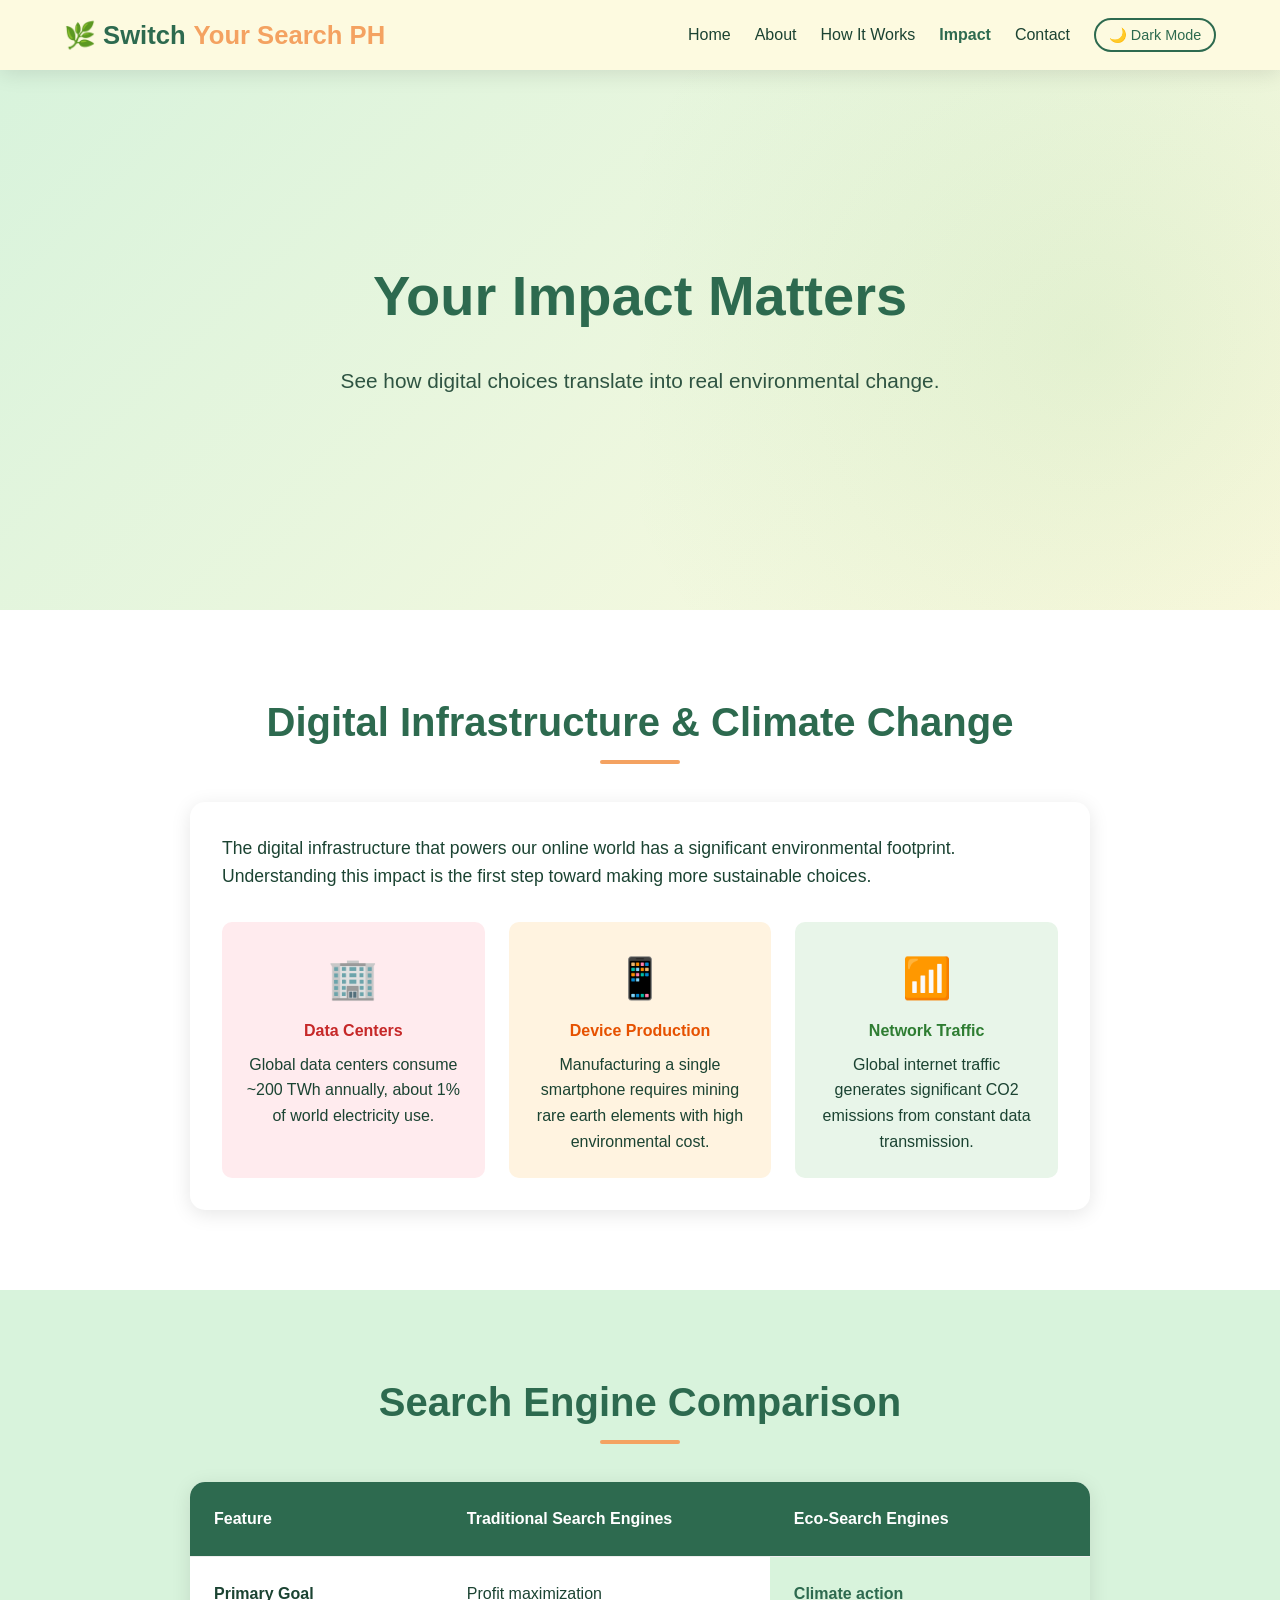
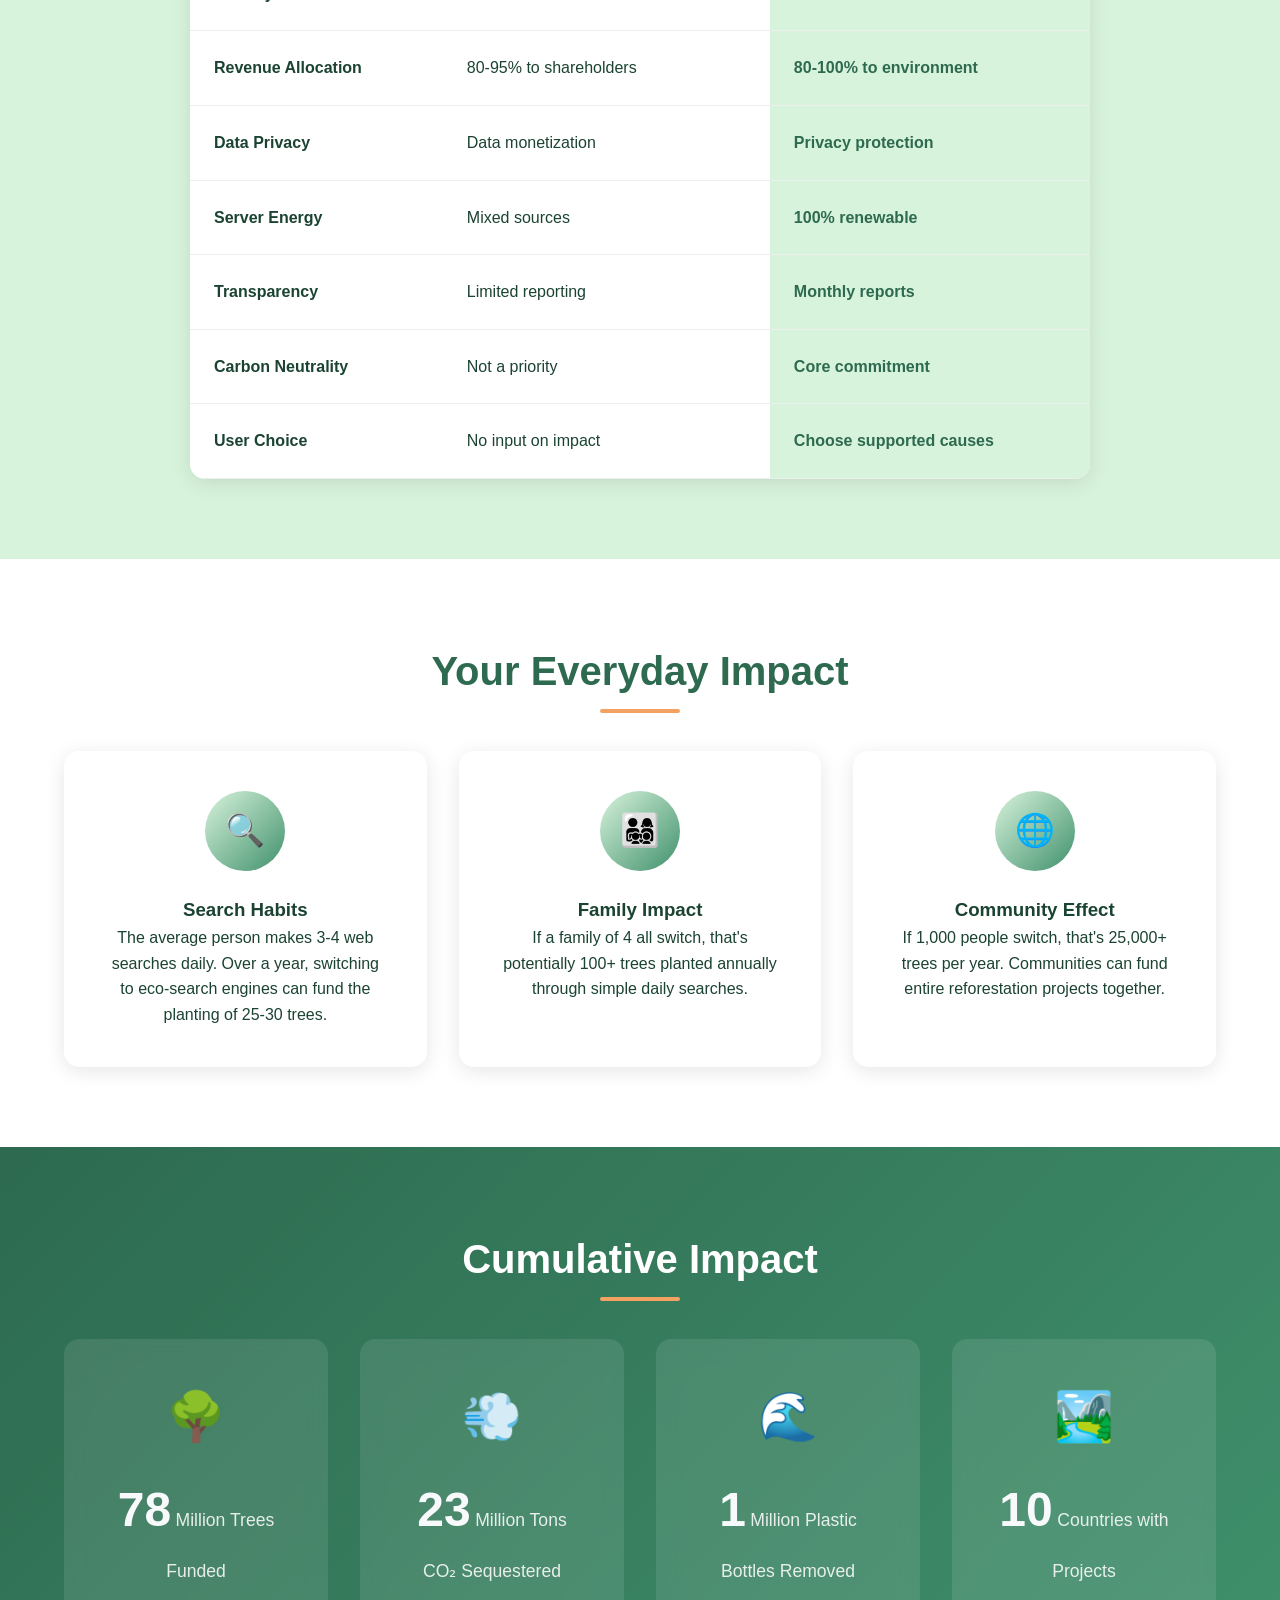
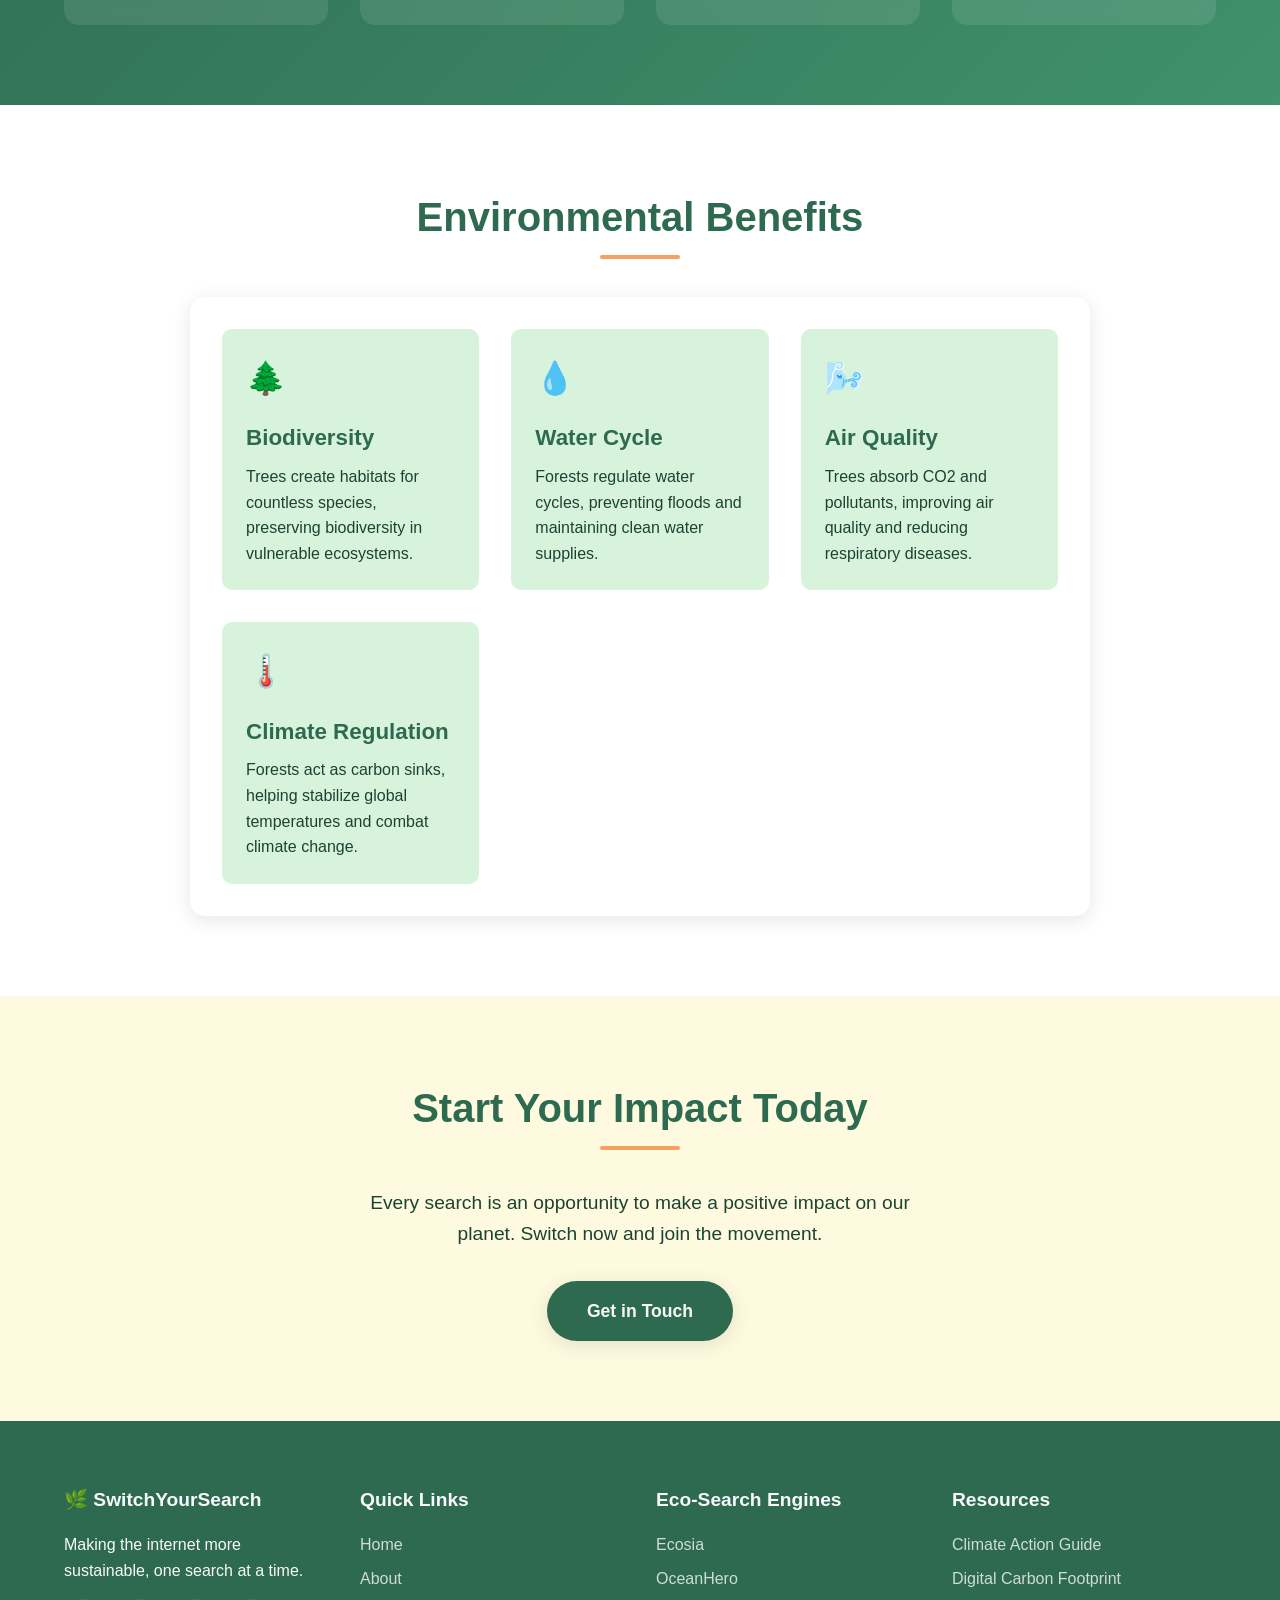
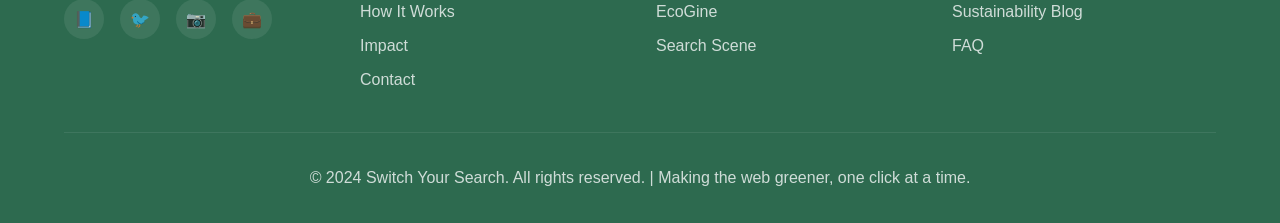
<file: impact.html>
<!-- impact.html -->
<!DOCTYPE html>
<html lang="en">
<head>
  <meta charset="UTF-8">
  <meta name="viewport" content="width=device-width, initial-scale=1.0">
  <title>Impact - Switch Your Search</title>
  <link rel="stylesheet" href="style.css">
</head>
<body>
  <!-- Navigation -->
  <nav class="navbar">
    <a href="index.html" class="logo">🌿 Switch<span>Your Search PH</span></a>
    <ul class="nav-links">
      <li><a href="index.html">Home</a></li>
      <li><a href="about.html">About</a></li>
      <li><a href="how-it-works.html">How It Works</a></li>
      <li><a href="impact.html">Impact</a></li>
      <li><a href="contact.html">Contact</a></li>
      <li><button class="dark-mode-toggle" onclick="toggleDarkMode()">🌙 Dark Mode</button></li>
    </ul>
    <div class="mobile-menu" onclick="toggleMobileMenu()">
      <span></span>
      <span></span>
      <span></span>
    </div>
  </nav>

  <!-- Hero Section -->
  <section class="hero" style="min-height: 60vh;">
    <div class="hero-content">
      <h1>Your Impact Matters</h1>
      <p>See how digital choices translate into real environmental change.</p>
    </div>
  </section>

  <!-- Digital Infrastructure & Climate -->
  <section class="section">
    <h2 class="section-title">Digital Infrastructure & Climate Change</h2>
    <div class="card fade-in" style="max-width: 900px; margin: 0 auto;">
      <p style="font-size: 1.1rem; margin-bottom: 1.5rem;">The digital infrastructure that powers our online world has a significant environmental footprint. Understanding this impact is the first step toward making more sustainable choices.</p>
      <div style="display: grid; grid-template-columns: repeat(auto-fit, minmax(200px, 1fr)); gap: 1.5rem; margin-top: 2rem;">
        <div style="text-align: center; padding: 1.5rem; background: #ffebee; border-radius: 10px;">
          <div style="font-size: 2.5rem; margin-bottom: 0.5rem;">🏢</div>
          <h4 style="color: #c62828; margin-bottom: 0.5rem;">Data Centers</h4>
          <p>Global data centers consume ~200 TWh annually, about 1% of world electricity use.</p>
        </div>
        <div style="text-align: center; padding: 1.5rem; background: #fff3e0; border-radius: 10px;">
          <div style="font-size: 2.5rem; margin-bottom: 0.5rem;">📱</div>
          <h4 style="color: #e65100; margin-bottom: 0.5rem;">Device Production</h4>
          <p>Manufacturing a single smartphone requires mining rare earth elements with high environmental cost.</p>
        </div>
        <div style="text-align: center; padding: 1.5rem; background: #e8f5e9; border-radius: 10px;">
          <div style="font-size: 2.5rem; margin-bottom: 0.5rem;">📶</div>
          <h4 style="color: #2e7d32; margin-bottom: 0.5rem;">Network Traffic</h4>
          <p>Global internet traffic generates significant CO2 emissions from constant data transmission.</p>
        </div>
      </div>
    </div>
  </section>

  <!-- Comparison Table -->
  <section class="section" style="background-color: var(--light-green);">
    <h2 class="section-title">Search Engine Comparison</h2>
    <div class="table-container fade-in">
      <table class="comparison-table">
        <thead>
          <tr>
            <th>Feature</th>
            <th>Traditional Search Engines</th>
            <th>Eco-Search Engines</th>
          </tr>
        </thead>
        <tbody>
          <tr>
            <td><strong>Primary Goal</strong></td>
            <td>Profit maximization</td>
            <td class="highlight">Climate action</td>
          </tr>
          <tr>
            <td><strong>Revenue Allocation</strong></td>
            <td>80-95% to shareholders</td>
            <td class="highlight">80-100% to environment</td>
          </tr>
          <tr>
            <td><strong>Data Privacy</strong></td>
            <td>Data monetization</td>
            <td class="highlight">Privacy protection</td>
          </tr>
          <tr>
            <td><strong>Server Energy</strong></td>
            <td>Mixed sources</td>
            <td class="highlight">100% renewable</td>
          </tr>
          <tr>
            <td><strong>Transparency</strong></td>
            <td>Limited reporting</td>
            <td class="highlight">Monthly reports</td>
          </tr>
          <tr>
            <td><strong>Carbon Neutrality</strong></td>
            <td>Not a priority</td>
            <td class="highlight">Core commitment</td>
          </tr>
          <tr>
            <td><strong>User Choice</strong></td>
            <td>No input on impact</td>
            <td class="highlight">Choose supported causes</td>
          </tr>
        </tbody>
      </table>
    </div>
  </section>

  <!-- Everyday Impact -->
  <section class="section">
    <h2 class="section-title">Your Everyday Impact</h2>
    <div class="features-grid">
      <div class="feature-card fade-in">
        <div class="feature-icon">🔍</div>
        <h3>Search Habits</h3>
        <p>The average person makes 3-4 web searches daily. Over a year, switching to eco-search engines can fund the planting of 25-30 trees.</p>
      </div>
      <div class="feature-card fade-in">
        <div class="feature-icon">👨‍👩‍👧‍👦</div>
        <h3>Family Impact</h3>
        <p>If a family of 4 all switch, that's potentially 100+ trees planted annually through simple daily searches.</p>
      </div>
      <div class="feature-card fade-in">
        <div class="feature-icon">🌐</div>
        <h3>Community Effect</h3>
        <p>If 1,000 people switch, that's 25,000+ trees per year. Communities can fund entire reforestation projects together.</p>
      </div>
    </div>
  </section>

  <!-- Statistics Counter -->
  <section class="section stats-section">
    <h2 class="section-title" style="color: white;">Cumulative Impact</h2>
    <div class="stats-grid">
      <div class="stat-card fade-in">
        <div class="stat-icon">🌳</div>
        <span class="stat-number" data-target="250">0</span>
        <span class="stat-label">Million Trees Funded</span>
      </div>
      <div class="stat-card fade-in">
        <div class="stat-icon">💨</div>
        <span class="stat-number" data-target="75">0</span>
        <span class="stat-label">Million Tons CO₂ Sequestered</span>
      </div>
      <div class="stat-card fade-in">
        <div class="stat-icon">🌊</div>
        <span class="stat-number" data-target="5">0</span>
        <span class="stat-label">Million Plastic Bottles Removed</span>
      </div>
      <div class="stat-card fade-in">
        <div class="stat-icon">🏞️</div>
        <span class="stat-number" data-target="35">0</span>
        <span class="stat-label">Countries with Projects</span>
      </div>
    </div>
  </section>

  <!-- Environmental Benefits -->
  <section class="section">
    <h2 class="section-title">Environmental Benefits</h2>
    <div class="card fade-in" style="max-width: 900px; margin: 0 auto;">
      <div style="display: grid; grid-template-columns: repeat(auto-fit, minmax(250px, 1fr)); gap: 2rem;">
        <div style="padding: 1.5rem; background: var(--light-green); border-radius: 10px;">
          <div style="font-size: 2rem; margin-bottom: 1rem;">🌲</div>
          <h3 style="color: var(--primary-green); margin-bottom: 0.5rem;">Biodiversity</h3>
          <p>Trees create habitats for countless species, preserving biodiversity in vulnerable ecosystems.</p>
        </div>
        <div style="padding: 1.5rem; background: var(--light-green); border-radius: 10px;">
          <div style="font-size: 2rem; margin-bottom: 1rem;">💧</div>
          <h3 style="color: var(--primary-green); margin-bottom: 0.5rem;">Water Cycle</h3>
          <p>Forests regulate water cycles, preventing floods and maintaining clean water supplies.</p>
        </div>
        <div style="padding: 1.5rem; background: var(--light-green); border-radius: 10px;">
          <div style="font-size: 2rem; margin-bottom: 1rem;">🌬️</div>
          <h3 style="color: var(--primary-green); margin-bottom: 0.5rem;">Air Quality</h3>
          <p>Trees absorb CO2 and pollutants, improving air quality and reducing respiratory diseases.</p>
        </div>
        <div style="padding: 1.5rem; background: var(--light-green); border-radius: 10px;">
          <div style="font-size: 2rem; margin-bottom: 1rem;">🌡️</div>
          <h3 style="color: var(--primary-green); margin-bottom: 0.5rem;">Climate Regulation</h3>
          <p>Forests act as carbon sinks, helping stabilize global temperatures and combat climate change.</p>
        </div>
      </div>
    </div>
  </section>

  <!-- CTA Section -->
  <section class="section" style="text-align: center;">
    <div class="fade-in">
      <h2 class="section-title">Start Your Impact Today</h2>
      <p style="font-size: 1.2rem; max-width: 600px; margin: 0 auto 2rem;">Every search is an opportunity to make a positive impact on our planet. Switch now and join the movement.</p>
      <a href="contact.html" class="btn-primary">Get in Touch</a>
    </div>
  </section>

  <!-- Footer -->
  <footer>
    <div class="footer-content">
      <div class="footer-section">
        <h4>🌿 SwitchYourSearch</h4>
        <p>Making the internet more sustainable, one search at a time.</p>
        <div class="social-links">
          <a href="#" title="Facebook">📘</a>
          <a href="#" title="Twitter">🐦</a>
          <a href="#" title="Instagram">📷</a>
          <a href="#" title="LinkedIn">💼</a>
        </div>
      </div>
      <div class="footer-section">
        <h4>Quick Links</h4>
        <ul>
          <li><a href="index.html">Home</a></li>
          <li><a href="about.html">About</a></li>
          <li><a href="how-it-works.html">How It Works</a></li>
          <li><a href="impact.html">Impact</a></li>
          <li><a href="contact.html">Contact</a></li>
        </ul>
      </div>
      <div class="footer-section">
        <h4>Eco-Search Engines</h4>
        <ul>
          <li><a href="https://www.ecosia.org" target="_blank">Ecosia</a></li>
          <li><a href="https://www.oceanhero.org" target="_blank">OceanHero</a></li>
          <li><a href="https://www.ecogine.org" target="_blank">EcoGine</a></li>
          <li><a href="https://www.searchscene.com" target="_blank">Search Scene</a></li>
        </ul>
      </div>
      <div class="footer-section">
        <h4>Resources</h4>
        <ul>
          <li><a href="#">Climate Action Guide</a></li>
          <li><a href="#">Digital Carbon Footprint</a></li>
          <li><a href="#">Sustainability Blog</a></li>
          <li><a href="#">FAQ</a></li>
        </ul>
      </div>
    </div>
    <div class="footer-bottom">
      <p>&copy; 2024 Switch Your Search. All rights reserved. | Making the web greener, one click at a time.</p>
    </div>
  </footer>

  <script src="script.js"></script>
</body>
</html>
</file>
<file: style.css>
/* style.css */
:root {
  --primary-green: #2d6a4f;
  --secondary-green: #40916c;
  --light-green: #d8f3dc;
  --accent-gold: #f4a261;
  --earth-brown: #8b4513;
  --cream: #fefae0;
  --text-dark: #1b4332;
  --text-light: #f8f9fa;
  --shadow-soft: 0 4px 20px rgba(0, 0, 0, 0.1);
  --shadow-medium: 0 8px 30px rgba(0, 0, 0, 0.15);
  --transition-smooth: all 0.3s ease;
  
  /* Dark mode variables */
  --dark-bg: #1a1a2e;
  --dark-nav: #16213e;
  --dark-card: #16213e;
  --dark-text: #e0e0e0;
}

* {
  margin: 0;
  padding: 0;
  box-sizing: border-box;
}

html {
  scroll-behavior: smooth;
}

body {
  font-family: 'Segoe UI', Tahoma, Geneva, Verdana, sans-serif;
  line-height: 1.6;
  color: var(--text-dark);
  background-color: var(--cream);
  transition: background-color 0.3s ease, color 0.3s ease;
  padding-top: 70px; /* Account for fixed navbar */
}

body.dark-mode {
  background-color: var(--dark-bg);
  color: var(--dark-text);
}

/* Navigation */
.navbar {
  position: fixed;
  top: 0;
  left: 0;
  width: 100%;
  background-color: var(--cream);
  padding: 0.8rem 5%;
  display: flex;
  justify-content: space-between;
  align-items: center;
  z-index: 1000;
  box-shadow: var(--shadow-soft);
  transition: var(--transition-smooth);
  min-height: 70px;
}

.navbar.dark-mode {
  background-color: var(--dark-nav);
}

.logo {
  font-size: 1.6rem;
  font-weight: 700;
  color: var(--primary-green);
  text-decoration: none;
  display: flex;
  align-items: center;
  gap: 0.5rem;
  transition: var(--transition-smooth);
}

.logo span {
  color: var(--accent-gold);
}

.navbar.dark-mode .logo {
  color: var(--light-green);
}

.navbar.dark-mode .logo span {
  color: var(--accent-gold);
}

.nav-links {
  display: flex;
  list-style: none;
  gap: 1.5rem;
  align-items: center;
  margin: 0;
  padding: 0;
}

.nav-links li {
  margin: 0;
  padding: 0;
}

.nav-links a {
  text-decoration: none;
  color: var(--text-dark);
  font-weight: 500;
  transition: var(--transition-smooth);
  position: relative;
  padding: 0.5rem 0;
  display: inline-block;
}

.nav-links a::after {
  content: '';
  position: absolute;
  bottom: 0;
  left: 0;
  width: 0;
  height: 2px;
  background-color: var(--accent-gold);
  transition: var(--transition-smooth);
}

.nav-links a:hover::after {
  width: 100%;
}

.nav-links a:hover {
  color: var(--primary-green);
}

.navbar.dark-mode .nav-links a {
  color: var(--dark-text);
}

.navbar.dark-mode .nav-links a:hover {
  color: var(--light-green);
}

.navbar.dark-mode .nav-links a::after {
  background-color: var(--accent-gold);
}

.dark-mode-toggle {
  background: none;
  border: 2px solid var(--primary-green);
  padding: 0.4rem 0.8rem;
  border-radius: 25px;
  cursor: pointer;
  color: var(--primary-green);
  font-weight: 500;
  font-size: 0.9rem;
  transition: var(--transition-smooth);
  white-space: nowrap;
}

.dark-mode-toggle:hover {
  background-color: var(--primary-green);
  color: var(--text-light);
}

.navbar.dark-mode .dark-mode-toggle {
  border-color: var(--light-green);
  color: var(--light-green);
}

.navbar.dark-mode .dark-mode-toggle:hover {
  background-color: var(--light-green);
  color: var(--dark-nav);
}

.mobile-menu {
  display: none;
  flex-direction: column;
  cursor: pointer;
  gap: 5px;
  padding: 5px;
}

.mobile-menu span {
  width: 25px;
  height: 3px;
  background-color: var(--primary-green);
  transition: var(--transition-smooth);
  border-radius: 2px;
}

.navbar.dark-mode .mobile-menu span {
  background-color: var(--light-green);
}

/* Hero Section */
.hero {
  min-height: calc(100vh - 70px);
  display: flex;
  align-items: center;
  justify-content: center;
  text-align: center;
  padding: 4rem 5%;
  background: linear-gradient(135deg, var(--light-green) 0%, var(--cream) 100%);
  position: relative;
  overflow: hidden;
}

.hero::before {
  content: '';
  position: absolute;
  top: -50%;
  right: -20%;
  width: 70%;
  height: 200%;
  background: radial-gradient(circle, rgba(76, 175, 80, 0.1) 0%, transparent 70%);
  animation: float 6s ease-in-out infinite;
}

@keyframes float {
  0%, 100% { transform: translateY(0) rotate(0deg); }
  50% { transform: translateY(-20px) rotate(5deg); }
}

.hero-content {
  max-width: 800px;
  z-index: 1;
}

.hero h1 {
  font-size: 3.5rem;
  color: var(--primary-green);
  margin-bottom: 1.5rem;
  animation: fadeInUp 0.8s ease-out;
}

.hero p {
  font-size: 1.3rem;
  color: var(--text-dark);
  margin-bottom: 2rem;
  opacity: 0.9;
  animation: fadeInUp 0.8s ease-out 0.2s backwards;
}

.btn-primary {
  display: inline-block;
  padding: 1rem 2.5rem;
  background-color: var(--primary-green);
  color: var(--text-light);
  text-decoration: none;
  border-radius: 50px;
  font-weight: 600;
  font-size: 1.1rem;
  transition: var(--transition-smooth);
  box-shadow: var(--shadow-soft);
  animation: fadeInUp 0.8s ease-out 0.4s backwards;
  border: none;
  cursor: pointer;
}

.btn-primary:hover {
  transform: translateY(-3px);
  box-shadow: var(--shadow-medium);
  background-color: var(--secondary-green);
}

/* Sections */
.section {
  padding: 5rem 5%;
}

.section-title {
  text-align: center;
  font-size: 2.5rem;
  color: var(--primary-green);
  margin-bottom: 3rem;
  position: relative;
}

body.dark-mode .section-title {
  color: var(--light-green);
}

.section-title::after {
  content: '';
  position: absolute;
  bottom: -10px;
  left: 50%;
  transform: translateX(-50%);
  width: 80px;
  height: 4px;
  background-color: var(--accent-gold);
  border-radius: 2px;
}

/* Cards */
.card {
  background-color: white;
  border-radius: 15px;
  padding: 2rem;
  box-shadow: var(--shadow-soft);
  transition: var(--transition-smooth);
}

body.dark-mode .card {
  background-color: var(--dark-card);
  color: var(--dark-text);
}

.card:hover {
  transform: translateY(-5px);
  box-shadow: var(--shadow-medium);
}

.card h3 {
  color: var(--primary-green);
  margin-bottom: 1rem;
  font-size: 1.4rem;
}

body.dark-mode .card h3 {
  color: var(--light-green);
}

/* Stats Section */
.stats-section {
  background: linear-gradient(135deg, var(--primary-green) 0%, var(--secondary-green) 100%);
  color: var(--text-light);
}

.stats-grid {
  display: grid;
  grid-template-columns: repeat(auto-fit, minmax(250px, 1fr));
  gap: 2rem;
  max-width: 1200px;
    margin: 0 auto;
}

.stat-card {
  text-align: center;
  padding: 2.5rem;
  background-color: rgba(255, 255, 255, 0.1);
  border-radius: 15px;
  backdrop-filter: blur(10px);
  transition: var(--transition-smooth);
}

.stat-card:hover {
  transform: scale(1.05);
  background-color: rgba(255, 255, 255, 0.2);
}

.stat-icon {
  font-size: 3rem;
  margin-bottom: 1rem;
}

.stat-number {
  font-size: 3rem;
  font-weight: 700;
  margin-bottom: 0.5rem;
  display: inline-block;
}

.stat-label {
  font-size: 1.1rem;
  opacity: 0.9;
}

/* Features Grid */
.features-grid {
  display: grid;
  grid-template-columns: repeat(auto-fit, minmax(300px, 1fr));
  gap: 2rem;
  max-width: 1200px;
  margin: 0 auto;
}

.feature-card {
  text-align: center;
  padding: 2.5rem;
  background: white;
  border-radius: 15px;
  box-shadow: var(--shadow-soft);
  transition: var(--transition-smooth);
}

body.dark-mode .feature-card {
  background: var(--dark-card);
  color: var(--dark-text);
}

.feature-card:hover {
  transform: translateY(-10px);
  box-shadow: var(--shadow-medium);
}

.feature-icon {
  width: 80px;
  height: 80px;
  background: linear-gradient(135deg, var(--light-green) 0%, var(--secondary-green) 100%);
  border-radius: 50%;
  display: flex;
  align-items: center;
  justify-content: center;
  margin: 0 auto 1.5rem;
  font-size: 2rem;
}

/* Steps Section */
.steps-container {
  display: flex;
  flex-wrap: wrap;
  justify-content: center;
  gap: 2rem;
  max-width: 1200px;
  margin: 0 auto;
}

.step-card {
  flex: 1;
  min-width: 250px;
  max-width: 280px;
  text-align: center;
  padding: 2rem;
  background: white;
  border-radius: 15px;
  box-shadow: var(--shadow-soft);
  position: relative;
  transition: var(--transition-smooth);
}

body.dark-mode .step-card {
  background: var(--dark-card);
  color: var(--dark-text);
}

.step-card:hover {
  transform: translateY(-5px);
  box-shadow: var(--shadow-medium);
}

.step-number {
  position: absolute;
  top: -20px;
  left: 50%;
  transform: translateX(-50%);
  width: 40px;
  height: 40px;
  background: var(--accent-gold);
  color: white;
  border-radius: 50%;
  display: flex;
  align-items: center;
  justify-content: center;
  font-weight: 700;
  font-size: 1.2rem;
}

/* Comparison Table */
.table-container {
  overflow-x: auto;
  max-width: 900px;
  margin: 0 auto;
  border-radius: 15px;
  box-shadow: var(--shadow-soft);
}

.comparison-table {
  width: 100%;
  border-collapse: collapse;
  background: white;
}

body.dark-mode .comparison-table {
  background: var(--dark-card);
}

.comparison-table th,
.comparison-table td {
  padding: 1.5rem;
  text-align: left;
  border-bottom: 1px solid #eee;
}

body.dark-mode .comparison-table th,
body.dark-mode .comparison-table td {
  border-bottom: 1px solid #333;
}

.comparison-table th {
  background: var(--primary-green);
  color: white;
}

.comparison-table tr:hover {
  background-color: var(--light-green);
}

body.dark-mode .comparison-table tr:hover {
  background-color: rgba(45, 106, 79, 0.3);
}

.comparison-table .highlight {
  background-color: var(--light-green);
  font-weight: 600;
  color: var(--primary-green);
}

body.dark-mode .comparison-table .highlight {
  background-color: rgba(45, 106, 79, 0.3);
  color: var(--light-green);
}

/* Contact Form */
.contact-container {
  max-width: 600px;
  margin: 0 auto;
}

.contact-form {
  display: flex;
  flex-direction: column;
  gap: 1.5rem;
}

.form-group {
  display: flex;
  flex-direction: column;
  gap: 0.5rem;
}

.form-group label {
  font-weight: 500;
  color: var(--text-dark);
}

body.dark-mode .form-group label {
  color: var(--dark-text);
}

.form-group input,
.form-group textarea {
  padding: 1rem;
  border: 2px solid #ddd;
  border-radius: 10px;
  font-size: 1rem;
  transition: var(--transition-smooth);
  font-family: inherit;
  background: white;
  color: var(--text-dark);
}

body.dark-mode .form-group input,
body.dark-mode .form-group textarea {
  background: var(--dark-card);
  border-color: #444;
  color: var(--dark-text);
}

.form-group input:focus,
.form-group textarea:focus {
  outline: none;
  border-color: var(--primary-green);
  box-shadow: 0 0 0 3px rgba(45, 106, 79, 0.1);
}

.form-group textarea {
  resize: vertical;
  min-height: 150px;
}

.form-btn {
  padding: 1rem 2rem;
  background-color: var(--primary-green);
  color: white;
  border: none;
  border-radius: 10px;
  font-size: 1.1rem;
  font-weight: 600;
  cursor: pointer;
  transition: var(--transition-smooth-color);
}

.form-btn:hover {
  background-color: var(--secondary-green);
  transform: translateY(-2px);
}

.form-message {
  padding: 1rem;
  border-radius: 10px;
  text-align: center;
  display: none;
}

.form-message.success {
  display: block;
  background-color: var(--light-green);
  color: var(--primary-green);
}

.form-message.error {
  display: block;
  background-color: #ffebee;
  color: #c62828;
}

/* Footer */
footer {
  background-color: var(--primary-green);
  color: var(--text-light);
  padding: 4rem 5% 2rem;
}

.footer-content {
  display: grid;
  grid-template-columns: repeat(auto-fit, minmax(250px, 1fr));
  gap: 2rem;
  max-width: 1200px;
  margin: 0 auto 2rem;
}

.footer-section h4 {
  margin-bottom: 1rem;
  font-size: 1.2rem;
}

.footer-section ul {
  list-style: none;
}

.footer-section ul li {
  margin-bottom: 0.5rem;
}

.footer-section a {
  color: var(--text-light);
  text-decoration: none;
  opacity: 0.8;
  transition: var(--transition-smooth);
}

.footer-section a:hover {
  opacity: 1;
}

.social-links {
  display: flex;
  gap: 1rem;
  margin-top: 1rem;
}

.social-links a {
  width: 40px;
  height: 40px;
  background-color: rgba(255, 255, 255, 0.1);
  border-radius: 50%;
  display: flex;
  align-items: center;
  justify-content: center;
  transition: var(--transition-smooth);
}

.social-links a:hover {
  background-color: var(--accent-gold);
  transform: translateY(-3px);
}

.footer-bottom {
  text-align: center;
  padding-top: 2rem;
  border-top: 1px solid rgba(255, 255, 255, 0.1);
  opacity: 0.8;
}

/* Animations */
.fade-in {
  opacity: 0;
  transform: translateY(30px);
  transition: opacity 0.6s ease-out, transform 0.6s ease-out;
}

.fade-in.visible {
  opacity: 1;
  transform: translateY(0);
}

@keyframes fadeInUp {
  from {
    opacity: 0;
    transform: translateY(30px);
  }
  to {
    opacity: 1;
    transform: translateY(0);
  }
}

/* Responsive Design */
@media (max-width: 900px) {
  .nav-links {
    position: absolute;
    top: 100%;
    left: 0;
    width: 100%;
    background-color: var(--cream);
    flex-direction: column;
    padding: 1rem;
    gap: 0.5rem;
    box-shadow: var(--shadow-soft);
    display: none;
  }

  .navbar.dark-mode .nav-links {
    background-color: var(--dark-nav);
  }

  .nav-links.active {
    display: flex;
  }

  .mobile-menu {
    display: flex;
  }

  .nav-links li {
    width: 100%;
    text-align: center;
  }

  .nav-links a {
    display: block;
    padding: 0.8rem;
    width: 100%;
  }

  .dark-mode-toggle {
    margin: 0.5rem 0;
  }
}

@media (max-width: 768px) {
  .hero h1 {
    font-size: 2.5rem;
  }

  .hero p {
    font-size: 1.1rem;
  }

  .section-title {
    font-size: 2rem;
  }

  .stat-number {
    font-size: 2.5rem;
  }

  .steps-container {
    flex-direction: column;
    align-items: center;
  }

  .step-card {
    max-width: 100%;
  }

  .navbar {
    padding: 0.6rem 5%;
  }

  .logo {
    font-size: 1.4rem;
  }
}

@media (max-width: 480px) {
  .hero h1 {
    font-size: 2rem;
  }

  .btn-primary {
    padding: 0.8rem 2rem;
    font-size: 1rem;
  }

  .stat-card {
    padding: 1.5rem;
  }

  .footer-content {
    grid-template-columns: 1fr;
    text-align: center;
  }

  .social-links {
    justify-content: center;
  }
}

/* Section background variations */
.section:nth-of-type(odd) {
  background-color: var(--cream);
}

.section:nth-of-type(even) {
  background-color: white;
}

body.dark-mode .section:nth-of-type(odd) {
  background-color: var(--dark-bg);
}

body.dark-mode .section:nth-of-type(even) {
  background-color: var(--dark-card);
}
</file>
